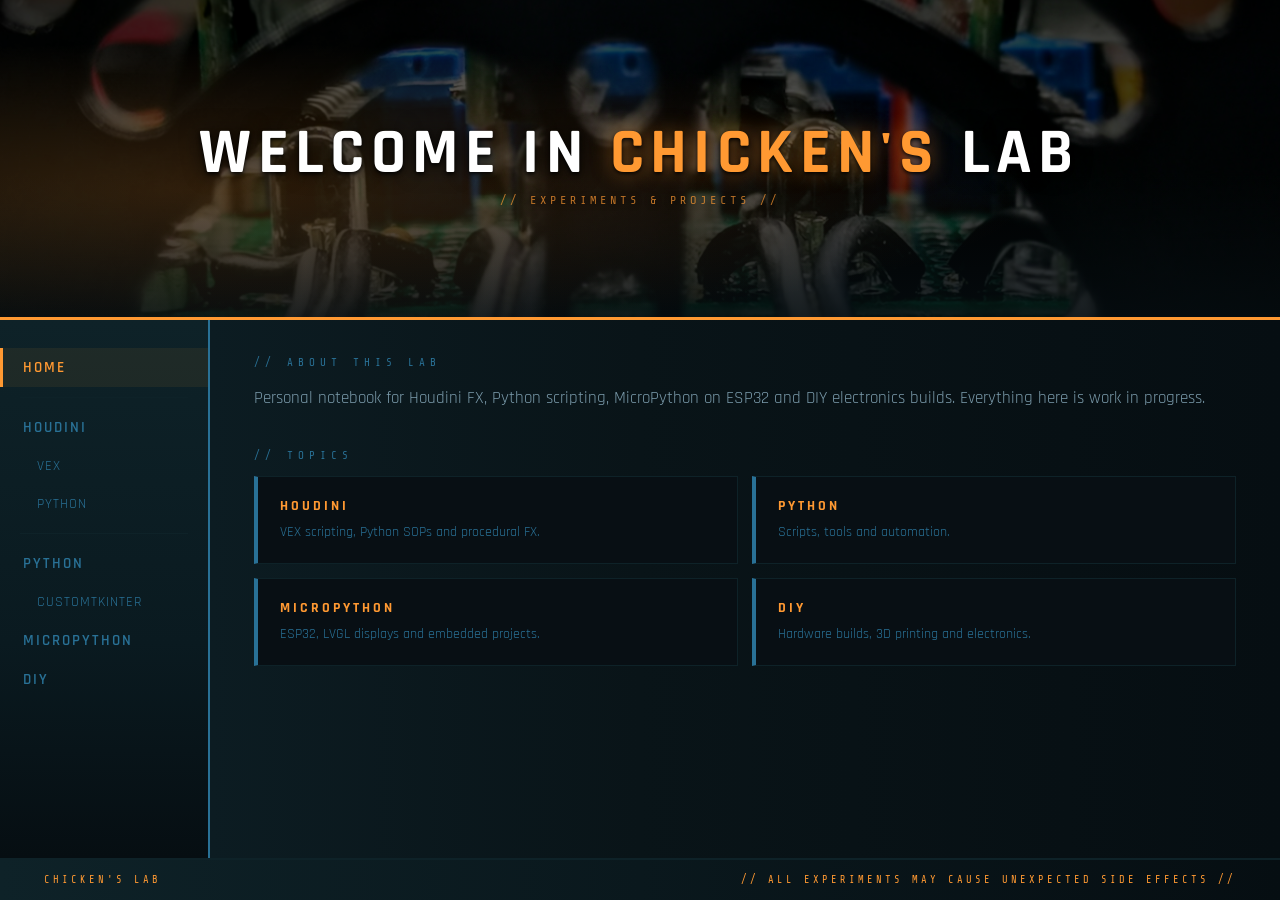
<file: index.html>
<!DOCTYPE html>
<html lang="en">
<head>
    <meta charset="UTF-8">
    <meta name="viewport" content="width=device-width, initial-scale=1.0">
    <title>Chicken's Lab</title>
    <link href="https://fonts.googleapis.com/css2?family=Rajdhani:wght@400;600;700&family=Share+Tech+Mono&display=swap" rel="stylesheet">
    <link rel="stylesheet" href="style.css">
</head>
<body>

    <!-- ============================================================
         HEADER
         - Your photo goes in:  pict/web_pict_01.png
         - Change the title text between the h1 tags
    ============================================================ -->
    <header>
        <img
            src="pict/web_pict_01.png"
            alt="Lab header"
            onerror="this.style.display='none'"
        >
        <div class="header-text">
            <h1>Welcome in <span>Chicken's</span> Lab</h1>
            <p>// experiments &amp; projects //</p>
        </div>
    </header>


    <!-- ============================================================
         PAGE  (sidebar + content)
    ============================================================ -->
    <div class="page">


        <!-- --------------------------------------------------------
             SIDEBAR NAVIGATION
             - class="active"  marks the current page
             - class="sub"     makes a link indented (submenu)
        -------------------------------------------------------- -->
        <nav>
            <a href="index.html" class="active">Home</a>

            <div class="divider"></div>

            <a href="houdini.html">Houdini</a>
            <a href="houdini-vex.html" class="sub">VEX</a>
            <a href="houdini-python.html" class="sub">Python</a>

            <div class="divider"></div>

            <a href="python.html">Python</a>
            <a href="python-customTkinter.html" class="sub">CustomTkinter</a>

            <a href="micropython.html">MicroPython</a>
            <a href="diy.html">DIY</a>
        </nav>


        <!-- --------------------------------------------------------
             MAIN CONTENT
             Edit the text between the tags below
        -------------------------------------------------------- -->
        <main>

            <h2>// About This Lab</h2>

            <p>
                Personal notebook for Houdini FX, Python scripting,
                MicroPython on ESP32 and DIY electronics builds.
                Everything here is work in progress.
            </p>


            <h2>// Topics</h2>

            <!-- Cards linking to each section -->
            <div class="cards">

                <a href="houdini.html" class="card">
                    <h3>Houdini</h3>
                    <p>VEX scripting, Python SOPs and procedural FX.</p>
                </a>

                <a href="python.html" class="card">
                    <h3>Python</h3>
                    <p>Scripts, tools and automation.</p>
                </a>

                <a href="micropython.html" class="card">
                    <h3>MicroPython</h3>
                    <p>ESP32, LVGL displays and embedded projects.</p>
                </a>

                <a href="diy.html" class="card">
                    <h3>DIY</h3>
                    <p>Hardware builds, 3D printing and electronics.</p>
                </a>

            </div>

        </main>

    </div>


    <!-- ============================================================
         FOOTER  —  edit the text here
    ============================================================ -->
    <footer>
        <span>Chicken's Lab</span>
        <span>// all experiments may cause unexpected side effects //</span>
    </footer>

</body>
</html>
</file>
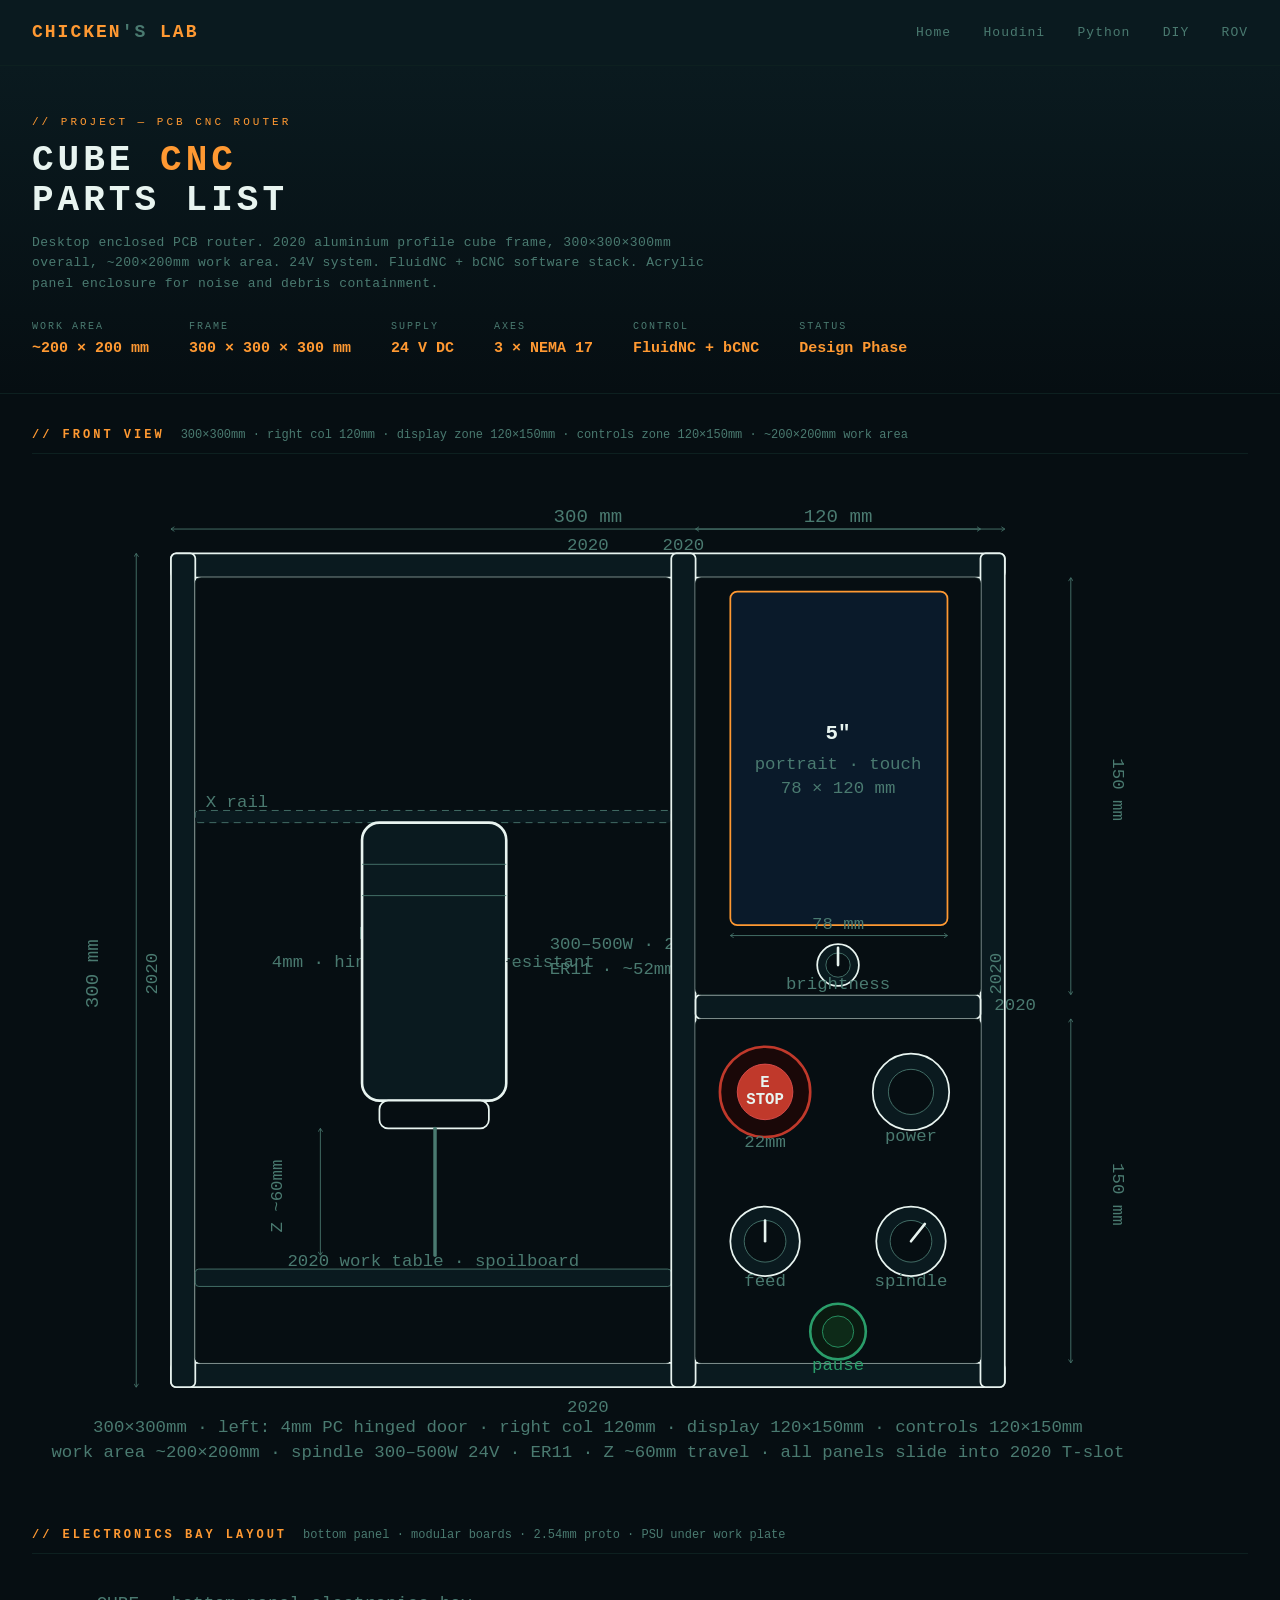
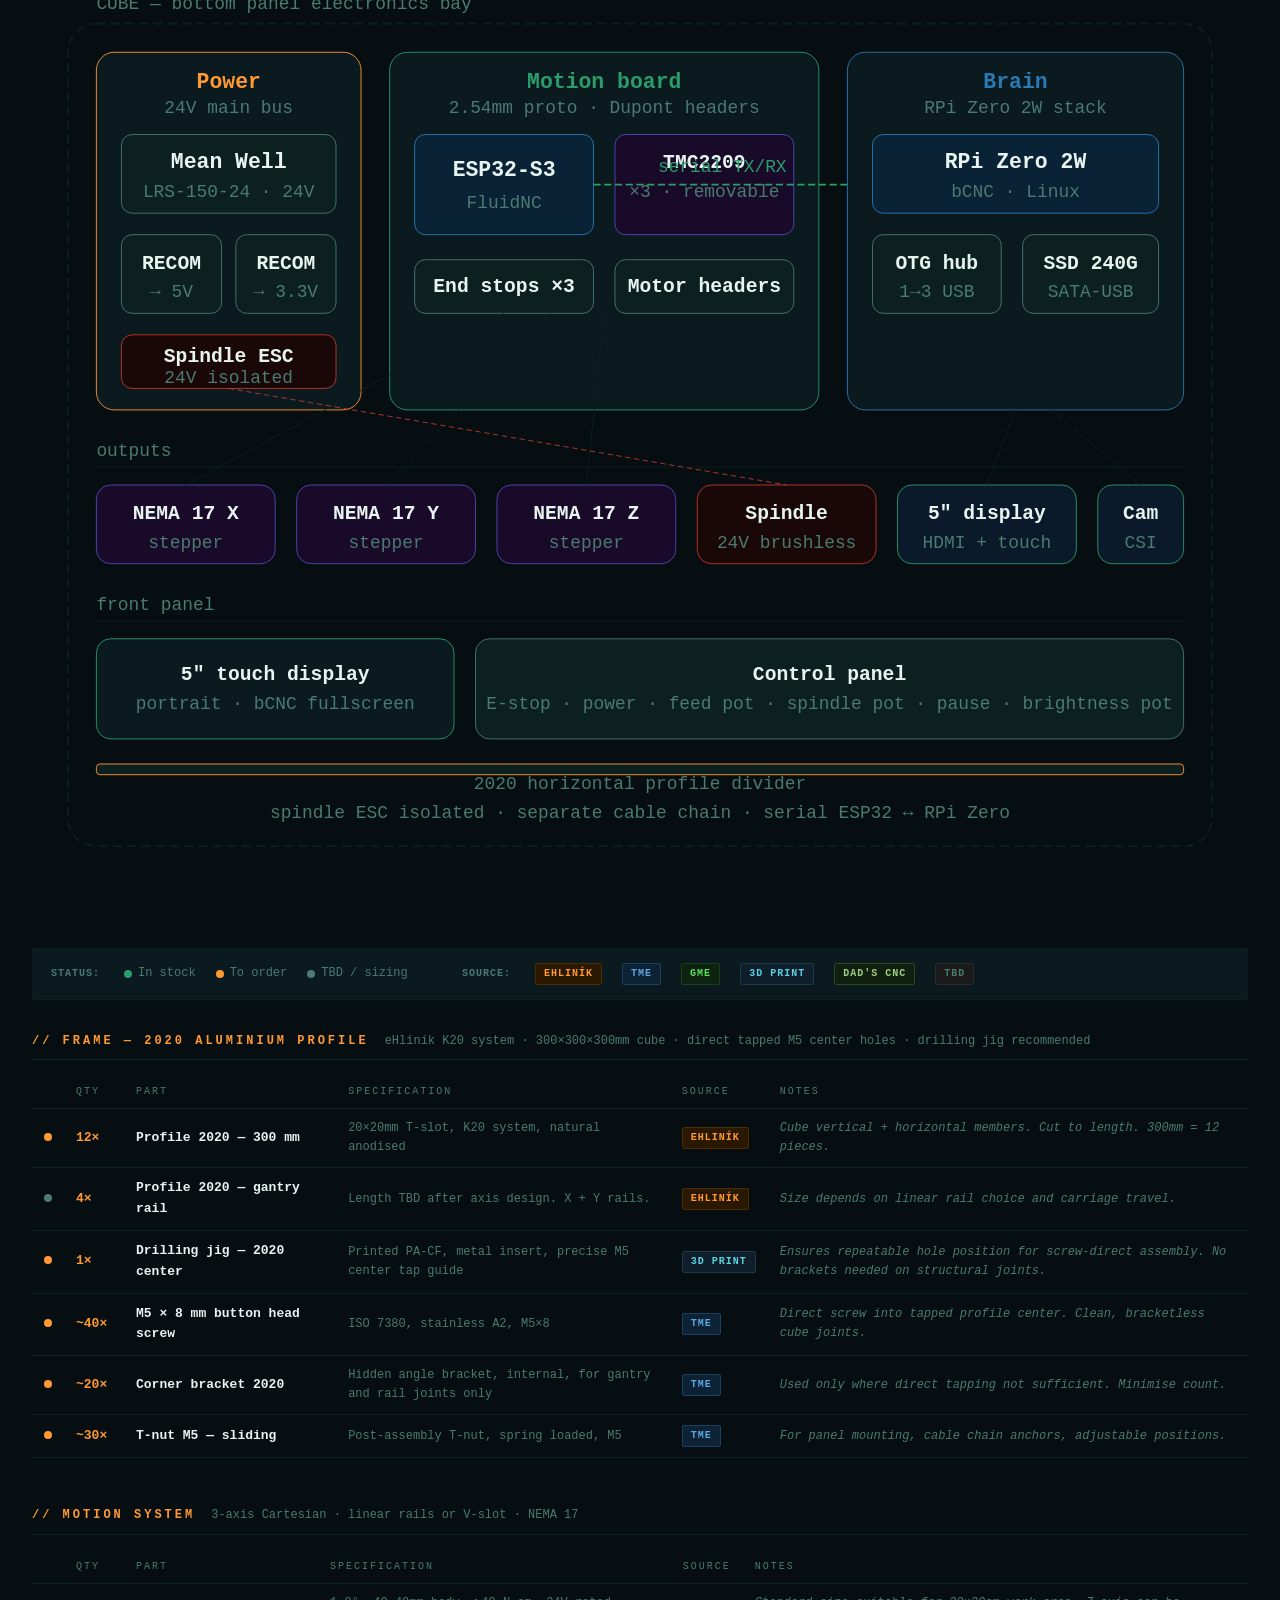
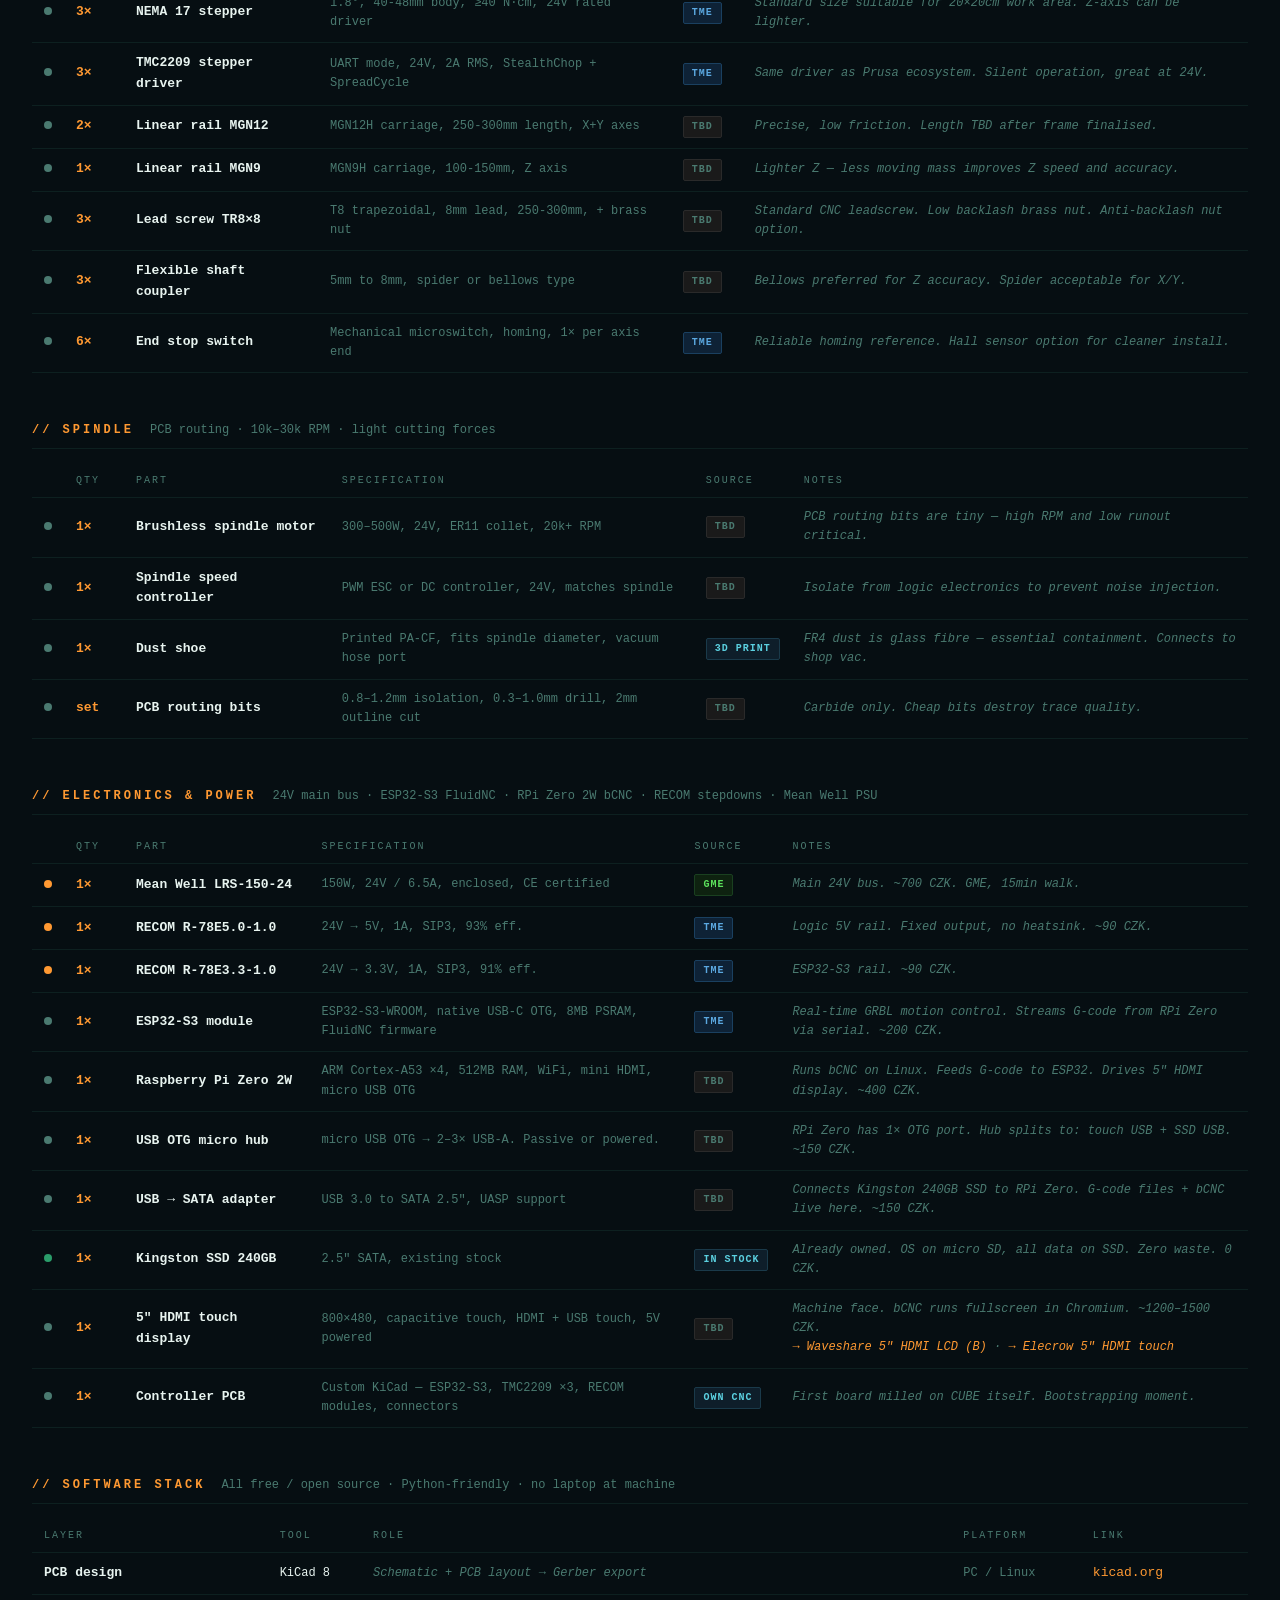
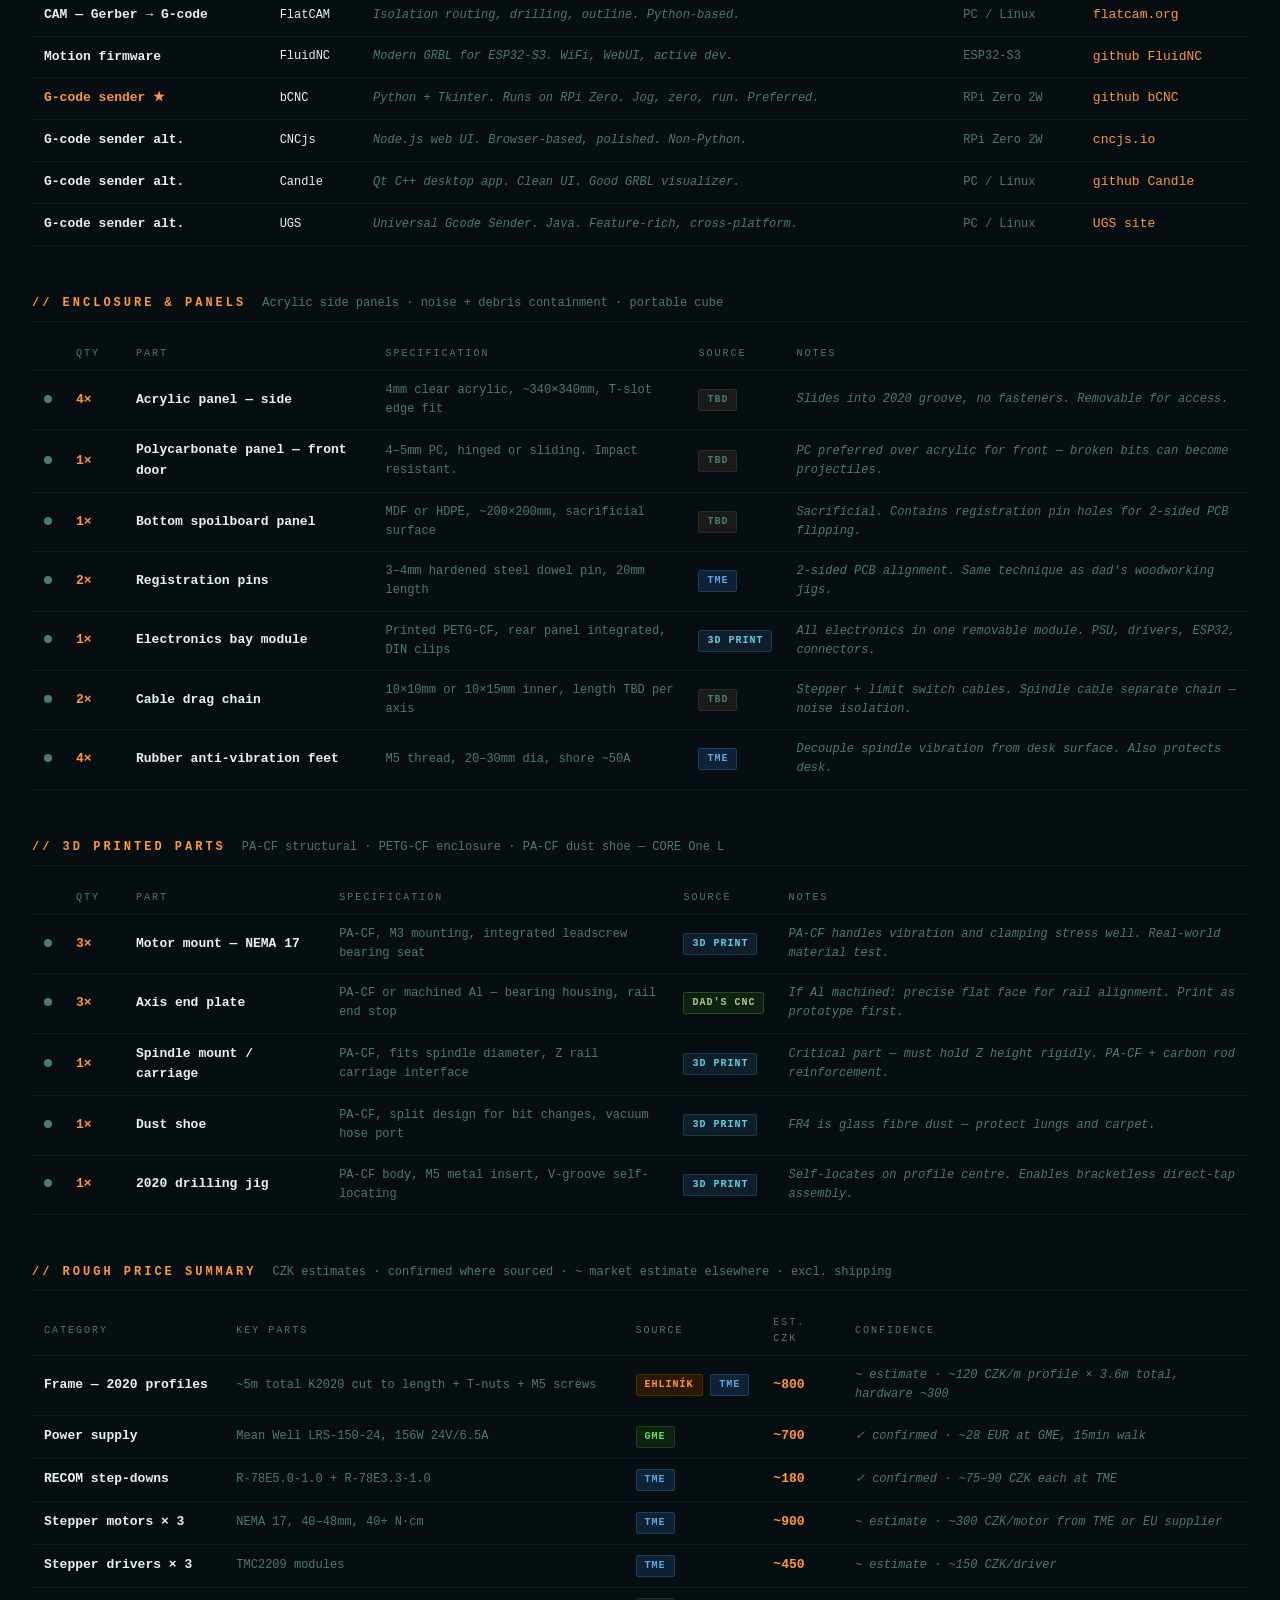
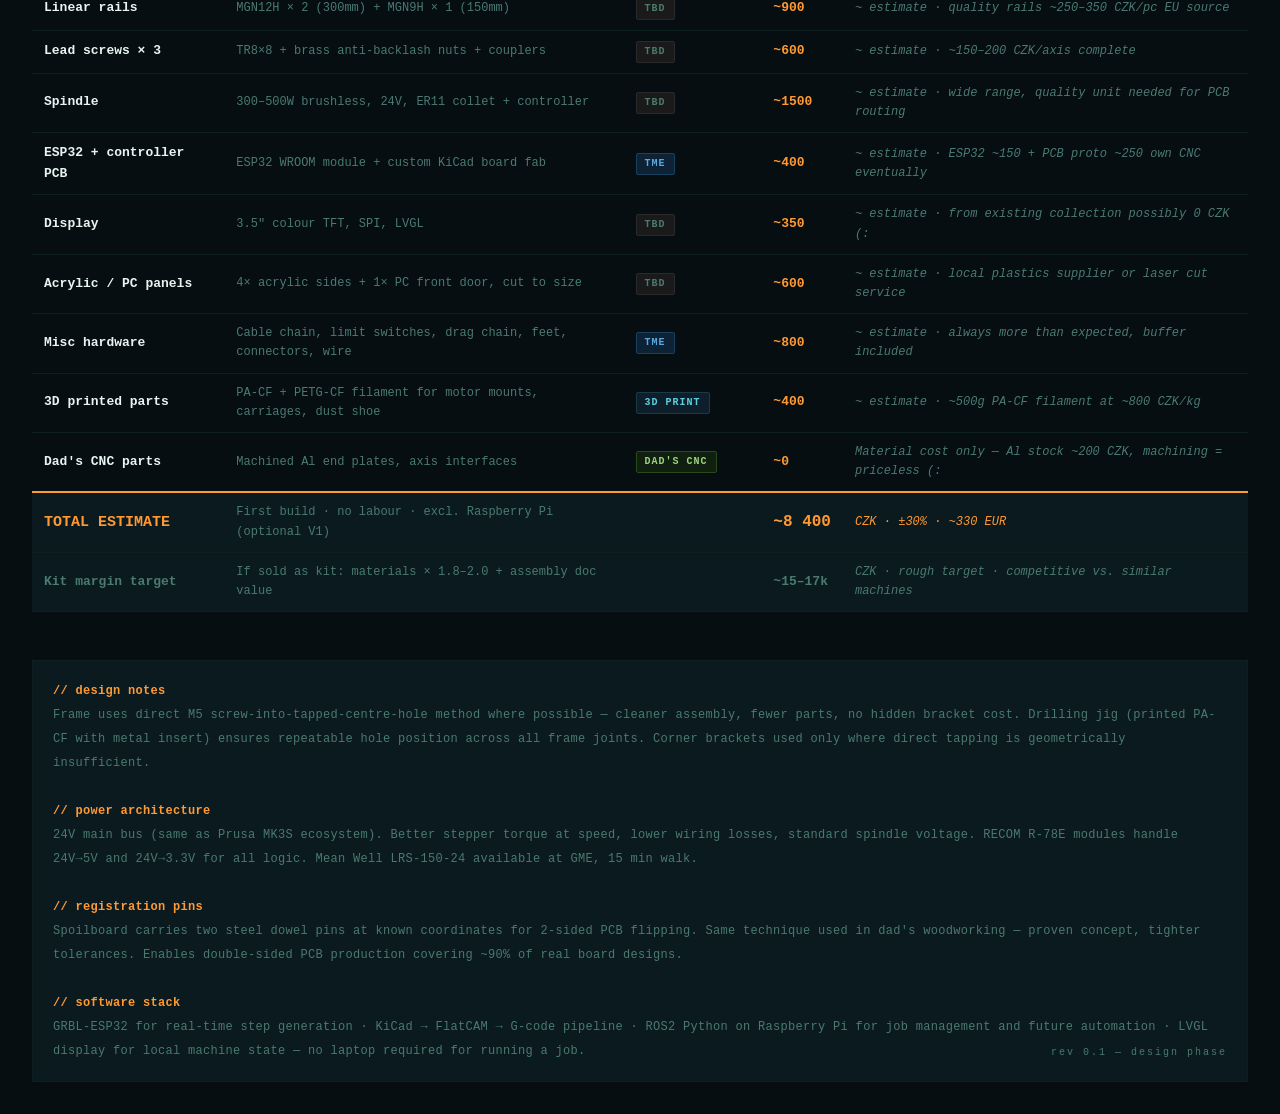
<file: cnc_pcb_parts.html>
<!DOCTYPE html>
<html lang="en">
<head>
<meta charset="UTF-8">
<meta name="viewport" content="width=device-width, initial-scale=1.0">
<title>CUBE CNC — Parts List | Chicken's Lab</title>
<style>
  :root {
    --bg:        #060e12;
    --bg2:       #0a1a1f;
    --bg3:       #0d2020;
    --border:    #0d2020;
    --accent:    #FF9932;
    --accent2:   #cc7a28;
    --text:      #e8f4f0;
    --muted:     #4a7a70;
    --green:     #2a9d6a;
    --red:       #c0392b;
    --blue:      #2a7ab5;
  }

  * { margin: 0; padding: 0; box-sizing: border-box; }

  body {
    background: var(--bg);
    color: var(--text);
    font-family: 'Courier New', Courier, monospace;
    font-size: 14px;
    line-height: 1.6;
    min-height: 100vh;
  }

  header {
    border-bottom: 1px solid var(--border);
    padding: 18px 32px;
    display: flex;
    align-items: center;
    justify-content: space-between;
    background: var(--bg2);
  }

  .logo {
    font-size: 18px;
    font-weight: bold;
    letter-spacing: 2px;
    color: var(--accent);
    text-decoration: none;
  }

  .logo span { color: var(--muted); }

  nav a {
    color: var(--muted);
    text-decoration: none;
    margin-left: 24px;
    font-size: 13px;
    letter-spacing: 1px;
    transition: color 0.2s;
  }
  nav a:hover { color: var(--accent); }

  .hero {
    padding: 48px 32px 32px;
    border-bottom: 1px solid var(--border);
    background: linear-gradient(180deg, var(--bg2) 0%, var(--bg) 100%);
  }

  .hero-tag {
    font-size: 11px;
    letter-spacing: 3px;
    color: var(--accent);
    text-transform: uppercase;
    margin-bottom: 10px;
  }

  .hero h1 {
    font-size: 36px;
    letter-spacing: 4px;
    color: var(--text);
    text-transform: uppercase;
    line-height: 1.1;
    margin-bottom: 12px;
  }

  .hero h1 span { color: var(--accent); }

  .hero-sub {
    color: var(--muted);
    font-size: 13px;
    max-width: 680px;
    letter-spacing: 0.5px;
    margin-bottom: 24px;
  }

  .hero-meta {
    display: flex;
    gap: 40px;
    flex-wrap: wrap;
  }

  .hero-meta-item { display: flex; flex-direction: column; gap: 2px; }

  .hero-meta-item .label {
    font-size: 10px;
    letter-spacing: 2px;
    color: var(--muted);
    text-transform: uppercase;
  }

  .hero-meta-item .value {
    font-size: 15px;
    color: var(--accent);
    font-weight: bold;
  }

  main { padding: 32px; max-width: 1300px; }

  .legend {
    display: flex;
    gap: 20px;
    flex-wrap: wrap;
    margin-bottom: 32px;
    padding: 14px 18px;
    border: 1px solid var(--border);
    background: var(--bg2);
    font-size: 12px;
    color: var(--muted);
    align-items: center;
  }

  .legend strong {
    color: var(--muted);
    letter-spacing: 1px;
    font-size: 10px;
    text-transform: uppercase;
    margin-right: 4px;
  }

  .legend-item { display: flex; align-items: center; gap: 6px; }

  .status {
    display: inline-block;
    width: 8px; height: 8px;
    border-radius: 50%;
    flex-shrink: 0;
  }
  .status-have  { background: var(--green); }
  .status-order { background: var(--accent); }
  .status-tbd   { background: var(--muted); }

  .section { margin-bottom: 48px; }

  .section-header {
    display: flex;
    align-items: baseline;
    gap: 16px;
    margin-bottom: 16px;
    padding-bottom: 8px;
    border-bottom: 1px solid var(--border);
  }

  .section-header h2 {
    font-size: 12px;
    letter-spacing: 3px;
    text-transform: uppercase;
    color: var(--accent);
  }

  .section-header .section-note {
    font-size: 12px;
    color: var(--muted);
  }

  table { width: 100%; border-collapse: collapse; font-size: 13px; }

  thead tr { border-bottom: 1px solid var(--border); }

  thead th {
    text-align: left;
    padding: 8px 12px;
    font-size: 10px;
    letter-spacing: 2px;
    text-transform: uppercase;
    color: var(--muted);
    font-weight: normal;
  }

  tbody tr {
    border-bottom: 1px solid var(--border);
    transition: background 0.15s;
  }

  tbody tr:hover { background: var(--bg2); }

  tbody td { padding: 10px 12px; vertical-align: middle; }

  .td-status { width: 24px; text-align: center; }
  .td-qty    { color: var(--accent); font-weight: bold; white-space: nowrap; width: 60px; }
  .td-part   { color: var(--text); font-weight: bold; min-width: 180px; }
  .td-spec   { color: var(--muted); font-size: 12px; }
  .td-source { white-space: nowrap; }
  .td-note   { color: var(--muted); font-size: 12px; font-style: italic; }

  .badge {
    display: inline-block;
    padding: 2px 8px;
    font-size: 10px;
    letter-spacing: 1px;
    text-transform: uppercase;
    border-radius: 2px;
    font-weight: bold;
    white-space: nowrap;
  }

  .badge-tme     { background: #0e2236; color: #5ba8e0; border: 1px solid #1a4060; }
  .badge-gme     { background: #0e2210; color: #5be05b; border: 1px solid #1a4020; }
  .badge-ehlinik { background: #2a1800; color: var(--accent); border: 1px solid #4a2e00; }
  .badge-print   { background: #0e1e2a; color: #5bd0e0; border: 1px solid #1a3a4a; }
  .badge-father  { background: #102010; color: #a0d080; border: 1px solid #2a4a1a; }
  .badge-tbd     { background: #1a1a1a; color: var(--muted); border: 1px solid #2a2a2a; }

  .page-note {
    margin-top: 48px;
    padding: 18px 20px;
    border: 1px solid var(--border);
    background: var(--bg2);
    color: var(--muted);
    font-size: 12px;
    line-height: 2;
    letter-spacing: 0.3px;
  }

  .page-note strong { color: var(--accent); }

  .rev-tag {
    float: right;
    font-size: 10px;
    letter-spacing: 2px;
    color: var(--muted);
    margin-top: 4px;
  }

  @media (max-width: 768px) {
    header { flex-direction: column; gap: 12px; }
    .hero { padding: 28px 16px; }
    main  { padding: 16px; }
    .hero h1 { font-size: 24px; }
    .td-spec, .td-note { display: none; }
  }
</style>
</head>
<body>

<header>
  <a href="#" class="logo">CHICKEN<span>'S</span> LAB</a>
  <nav>
    <a href="#">Home</a>
    <a href="#">Houdini</a>
    <a href="#">Python</a>
    <a href="#">DIY</a>
    <a href="#">ROV</a>
  </nav>
</header>

<div class="hero">
  <div class="hero-tag">// project — pcb cnc router</div>
  <h1>CUBE <span>CNC</span><br>Parts List</h1>
  <p class="hero-sub">
    Desktop enclosed PCB router. 2020 aluminium profile cube frame, 300×300×300mm overall,
    ~200×200mm work area. 24V system. FluidNC + bCNC software stack.
    Acrylic panel enclosure for noise and debris containment.
  </p>
  <div class="hero-meta">
    <div class="hero-meta-item">
      <span class="label">Work Area</span>
      <span class="value">~200 × 200 mm</span>
    </div>
    <div class="hero-meta-item">
      <span class="label">Frame</span>
      <span class="value">300 × 300 × 300 mm</span>
    </div>
    <div class="hero-meta-item">
      <span class="label">Supply</span>
      <span class="value">24 V DC</span>
    </div>
    <div class="hero-meta-item">
      <span class="label">Axes</span>
      <span class="value">3 × NEMA 17</span>
    </div>
    <div class="hero-meta-item">
      <span class="label">Control</span>
      <span class="value">FluidNC + bCNC</span>
    </div>
    <div class="hero-meta-item">
      <span class="label">Status</span>
      <span class="value">Design Phase</span>
    </div>
  </div>
</div>

<main>

  <!-- ── SKETCHES ── -->
  <div class="section">
    <div class="section-header">
      <h2>// Front View</h2>
      <span class="section-note">300×300mm · right col 120mm · display zone 120×150mm · controls zone 120×150mm · ~200×200mm work area</span>
    </div>
    <svg width="100%" viewBox="0 0 700 580" style="display:block;margin-bottom:8px">
      <!-- scale: 300mm=480px, 1mm=1.6px
           outer frame: x=80..560, y=48..528
           vertical divider at x=368 (left=288px=180mm, right col=192px=120mm)
           display zone: y=62..302 (240px=150mm)
           horiz divider: y=302..316
           controls zone: y=316..514 (198px≈124mm)
           display bezel 78mm=125px centred in 164px col → x=402..527
           display height 120mm=192px → y=70..262, brightness pot y=262..302 -->

      <!-- DIMS top -->
      <line x1="80" y1="34" x2="560" y2="34" stroke="#4a7a70" stroke-width="0.5" marker-start="url(#da)" marker-end="url(#da)"/>
      <defs><marker id="da" viewBox="0 0 10 10" refX="8" refY="5" markerWidth="6" markerHeight="6" orient="auto-start-reverse"><path d="M2 1L8 5L2 9" fill="none" stroke="#4a7a70" stroke-width="1.5" stroke-linecap="round" stroke-linejoin="round"/></marker></defs>
      <text font-family="Courier New" font-size="11" fill="#4a7a70" x="320" y="30" text-anchor="middle">300 mm</text>
      <!-- DIMS left -->
      <line x1="60" y1="48" x2="60" y2="528" stroke="#4a7a70" stroke-width="0.5" marker-start="url(#da)" marker-end="url(#da)"/>
      <text font-family="Courier New" font-size="11" fill="#4a7a70" x="38" y="290" text-anchor="middle" transform="rotate(-90,38,290)">300 mm</text>

      <!-- OUTER FRAME 2020 -->
      <rect x="80"  y="48"  width="480" height="14" rx="3" fill="#0a1a1f" stroke="#e8f4f0" stroke-width="1"/>
      <rect x="80"  y="514" width="480" height="14" rx="3" fill="#0a1a1f" stroke="#e8f4f0" stroke-width="1"/>
      <rect x="80"  y="48"  width="14"  height="480" rx="3" fill="#0a1a1f" stroke="#e8f4f0" stroke-width="1"/>
      <rect x="546" y="48"  width="14"  height="480" rx="3" fill="#0a1a1f" stroke="#e8f4f0" stroke-width="1"/>
      <text font-family="Courier New" font-size="10" fill="#4a7a70" x="320" y="46"  text-anchor="middle">2020</text>
      <text font-family="Courier New" font-size="10" fill="#4a7a70" x="320" y="542" text-anchor="middle">2020</text>
      <text font-family="Courier New" font-size="10" fill="#4a7a70" x="72"  y="290" text-anchor="middle" transform="rotate(-90,72,290)">2020</text>
      <text font-family="Courier New" font-size="10" fill="#4a7a70" x="558" y="290" text-anchor="middle" transform="rotate(-90,558,290)">2020</text>

      <!-- LEFT AREA — PC door -->
      <rect x="94" y="62" width="274" height="452" rx="3" fill="#060e12" stroke="#0d2020" stroke-width="0.5"/>
      <text font-family="Courier New" font-size="11" fill="#4a7a70" x="231" y="270" text-anchor="middle">PC front door</text>
      <text font-family="Courier New" font-size="10" fill="#4a7a70" x="231" y="286" text-anchor="middle">4mm · hinged · impact resistant</text>

      <!-- work table -->
      <rect x="94" y="460" width="274" height="10" rx="2" fill="#0a1a1f" stroke="#4a7a70" stroke-width="0.5"/>
      <text font-family="Courier New" font-size="10" fill="#4a7a70" x="231" y="458" text-anchor="middle">2020 work table · spoilboard</text>

      <!-- X rail dashed -->
      <rect x="94" y="196" width="274" height="7" rx="2" fill="#0a1a1f" stroke="#4a7a70" stroke-width="0.5" stroke-dasharray="4 3"/>
      <text font-family="Courier New" font-size="10" fill="#4a7a70" x="100" y="194">X rail</text>

      <!-- spindle 52mm=83px wide, 100mm=160px tall -->
      <rect x="190" y="203" width="83" height="160" rx="10" fill="#0a1a1f" stroke="#e8f4f0" stroke-width="1.5"/>
      <line x1="190" y1="227" x2="273" y2="227" stroke="#4a7a70" stroke-width="0.5"/>
      <line x1="190" y1="245" x2="273" y2="245" stroke="#4a7a70" stroke-width="0.5"/>
      <!-- ER11 -->
      <rect x="200" y="363" width="63" height="16" rx="5" fill="#060e12" stroke="#e8f4f0" stroke-width="1"/>
      <!-- bit -->
      <line x1="232" y1="379" x2="232" y2="452" stroke="#4a7a70" stroke-width="2" stroke-linecap="round"/>
      <!-- spindle label -->
      <line x1="273" y1="283" x2="296" y2="283" stroke="#0d2020" stroke-width="0.5" stroke-dasharray="2 2"/>
      <text font-family="Courier New" font-size="10" fill="#4a7a70" x="298" y="276">300–500W · 24V</text>
      <text font-family="Courier New" font-size="10" fill="#4a7a70" x="298" y="290">ER11 · ~52mm dia</text>
      <!-- Z dim -->
      <line x1="166" y1="379" x2="166" y2="452" stroke="#4a7a70" stroke-width="0.5" marker-start="url(#da)" marker-end="url(#da)"/>
      <text font-family="Courier New" font-size="10" fill="#4a7a70" x="144" y="418" text-anchor="middle" transform="rotate(-90,144,418)">Z ~60mm</text>

      <!-- VERTICAL 2020 DIVIDER at x=368 -->
      <rect x="368" y="48" width="14" height="480" rx="3" fill="#0a1a1f" stroke="#e8f4f0" stroke-width="1"/>
      <text font-family="Courier New" font-size="10" fill="#4a7a70" x="375" y="46" text-anchor="middle">2020</text>

      <!-- right col width dim -->
      <line x1="382" y1="34" x2="546" y2="34" stroke="#4a7a70" stroke-width="0.5" marker-start="url(#da)" marker-end="url(#da)"/>
      <text font-family="Courier New" font-size="11" fill="#4a7a70" x="464" y="30" text-anchor="middle">120 mm</text>

      <!-- HORIZONTAL 2020 DIVIDER at y=302 (150mm=240px from y=62) -->
      <rect x="382" y="302" width="164" height="14" rx="3" fill="#0a1a1f" stroke="#e8f4f0" stroke-width="1"/>
      <text font-family="Courier New" font-size="10" fill="#4a7a70" x="554" y="311" text-anchor="start">2020</text>

      <!-- display zone height dim 150mm -->
      <line x1="598" y1="62" x2="598" y2="302" stroke="#4a7a70" stroke-width="0.5" marker-start="url(#da)" marker-end="url(#da)"/>
      <text font-family="Courier New" font-size="10" fill="#4a7a70" x="622" y="184" text-anchor="middle" transform="rotate(90,622,184)">150 mm</text>

      <!-- controls zone height dim 150mm -->
      <line x1="598" y1="316" x2="598" y2="514" stroke="#4a7a70" stroke-width="0.5" marker-start="url(#da)" marker-end="url(#da)"/>
      <text font-family="Courier New" font-size="10" fill="#4a7a70" x="622" y="417" text-anchor="middle" transform="rotate(90,622,417)">150 mm</text>

      <!-- DISPLAY ZONE 120×150mm -->
      <rect x="382" y="62" width="164" height="240" rx="3" fill="#060e12" stroke="#0d2020" stroke-width="0.5"/>

      <!-- 5" display bezel 78mm=125px wide, 120mm=192px tall centred in 164px col
           margin=(164-125)/2=20px → x=402..527, y=70..262 -->
      <rect x="402" y="70" width="125" height="192" rx="4" fill="#0a1a2a" stroke="#FF9932" stroke-width="1"/>
      <text font-family="Courier New" font-size="12" font-weight="bold" fill="#e8f4f0" x="464" y="155" text-anchor="middle">5"</text>
      <text font-family="Courier New" font-size="10" fill="#4a7a70" x="464" y="172" text-anchor="middle">portrait · touch</text>
      <text font-family="Courier New" font-size="10" fill="#4a7a70" x="464" y="186" text-anchor="middle">78 × 120 mm</text>

      <!-- display width dim -->
      <line x1="402" y1="268" x2="527" y2="268" stroke="#4a7a70" stroke-width="0.5" marker-start="url(#da)" marker-end="url(#da)"/>
      <text font-family="Courier New" font-size="10" fill="#4a7a70" x="464" y="264" text-anchor="middle">78 mm</text>

      <!-- brightness pot centred below display above divider y=262..302 -->
      <circle cx="464" cy="285" r="12" fill="#0a1a1f" stroke="#e8f4f0" stroke-width="1"/>
      <circle cx="464" cy="285" r="7"  fill="#060e12" stroke="#4a7a70" stroke-width="0.5"/>
      <line x1="464" y1="285" x2="464" y2="275" stroke="#e8f4f0" stroke-width="1.5" stroke-linecap="round"/>
      <text font-family="Courier New" font-size="10" fill="#4a7a70" x="464" y="299" text-anchor="middle">brightness</text>

      <!-- CONTROLS ZONE 120×150mm -->
      <rect x="382" y="316" width="164" height="198" rx="3" fill="#060e12" stroke="#0d2020" stroke-width="0.5"/>

      <!-- 2×2 grid + pause centre
           col: x=422, x=506  row1: y=358  row2: y=432  pause: y=492 -->

      <!-- E-stop 22mm row1 left -->
      <circle cx="422" cy="358" r="26" fill="#1a0808" stroke="#c0392b" stroke-width="1.5"/>
      <circle cx="422" cy="358" r="16" fill="#c0392b" stroke="#e05050" stroke-width="0.5"/>
      <text font-family="Courier New" font-size="9" font-weight="bold" fill="#e8f4f0" x="422" y="355" text-anchor="middle">E</text>
      <text font-family="Courier New" font-size="9" font-weight="bold" fill="#e8f4f0" x="422" y="365" text-anchor="middle">STOP</text>
      <text font-family="Courier New" font-size="10" fill="#4a7a70" x="422" y="390" text-anchor="middle">22mm</text>

      <!-- power row1 right -->
      <circle cx="506" cy="358" r="22" fill="#0a1a1f" stroke="#e8f4f0" stroke-width="1"/>
      <circle cx="506" cy="358" r="13" fill="#060e12" stroke="#4a7a70" stroke-width="0.5"/>
      <text font-family="Courier New" font-size="10" fill="#4a7a70" x="506" y="386" text-anchor="middle">power</text>

      <!-- feed pot row2 left -->
      <circle cx="422" cy="444" r="20" fill="#0a1a1f" stroke="#e8f4f0" stroke-width="1"/>
      <circle cx="422" cy="444" r="12" fill="#060e12" stroke="#4a7a70" stroke-width="0.5"/>
      <line x1="422" y1="444" x2="422" y2="432" stroke="#e8f4f0" stroke-width="1.5" stroke-linecap="round"/>
      <text font-family="Courier New" font-size="10" fill="#4a7a70" x="422" y="470" text-anchor="middle">feed</text>

      <!-- spindle pot row2 right -->
      <circle cx="506" cy="444" r="20" fill="#0a1a1f" stroke="#e8f4f0" stroke-width="1"/>
      <circle cx="506" cy="444" r="12" fill="#060e12" stroke="#4a7a70" stroke-width="0.5"/>
      <line x1="506" y1="444" x2="514" y2="434" stroke="#e8f4f0" stroke-width="1.5" stroke-linecap="round"/>
      <text font-family="Courier New" font-size="10" fill="#4a7a70" x="506" y="470" text-anchor="middle">spindle</text>

      <!-- pause illuminated centred bottom -->
      <circle cx="464" cy="496" r="16" fill="#0a1a10" stroke="#2a9d6a" stroke-width="1.5"/>
      <circle cx="464" cy="496" r="9"  fill="#0d2a18" stroke="#2a9d6a" stroke-width="0.5"/>
      <text font-family="Courier New" font-size="10" fill="#2a9d6a" x="464" y="518" text-anchor="middle">pause</text>

      <!-- NOTES -->
      <text font-family="Courier New" font-size="10" fill="#4a7a70" x="320" y="554" text-anchor="middle">300×300mm · left: 4mm PC hinged door · right col 120mm · display 120×150mm · controls 120×150mm</text>
      <text font-family="Courier New" font-size="10" fill="#4a7a70" x="320" y="568" text-anchor="middle">work area ~200×200mm · spindle 300–500W 24V · ER11 · Z ~60mm travel · all panels slide into 2020 T-slot</text>
    </svg>
  </div>

  <!-- ── ELECTRONICS LAYOUT ── -->
  <div class="section">
    <div class="section-header">
      <h2>// Electronics Bay Layout</h2>
      <span class="section-note">bottom panel · modular boards · 2.54mm proto · PSU under work plate</span>
    </div>
    <svg width="100%" viewBox="0 0 680 520" style="display:block;margin-bottom:8px">
      <!-- OUTER: bottom panel container -->
      <rect x="20" y="30" width="640" height="460" rx="16" fill="none" stroke="#0d2020" stroke-width="1" stroke-dasharray="5 3"/>
      <text font-family="Courier New" font-size="10" fill="#4a7a70" x="36" y="22">CUBE — bottom panel electronics bay</text>
      <!-- LEFT ZONE: Power -->
      <rect x="36" y="46" width="148" height="200" rx="10" fill="#0a1a1f" stroke="#FF9932" stroke-width="0.5"/>
      <text font-family="Courier New" font-size="12" font-weight="bold" fill="#FF9932" x="110" y="66" text-anchor="middle">Power</text>
      <text font-family="Courier New" font-size="10" fill="#4a7a70" x="110" y="80" text-anchor="middle">24V main bus</text>
      <!-- Mean Well -->
      <rect x="50" y="92" width="120" height="44" rx="6" fill="#0d2020" stroke="#4a7a70" stroke-width="0.5"/>
      <text font-family="Courier New" font-size="12" font-weight="bold" fill="#e8f4f0" x="110" y="111" text-anchor="middle">Mean Well</text>
      <text font-family="Courier New" font-size="10" fill="#4a7a70" x="110" y="127" text-anchor="middle">LRS-150-24 · 24V</text>
      <!-- RECOM x2 -->
      <rect x="50" y="148" width="56" height="44" rx="6" fill="#0d2020" stroke="#4a7a70" stroke-width="0.5"/>
      <text font-family="Courier New" font-size="11" font-weight="bold" fill="#e8f4f0" x="78" y="167" text-anchor="middle">RECOM</text>
      <text font-family="Courier New" font-size="10" fill="#4a7a70" x="78" y="183" text-anchor="middle">→ 5V</text>
      <rect x="114" y="148" width="56" height="44" rx="6" fill="#0d2020" stroke="#4a7a70" stroke-width="0.5"/>
      <text font-family="Courier New" font-size="11" font-weight="bold" fill="#e8f4f0" x="142" y="167" text-anchor="middle">RECOM</text>
      <text font-family="Courier New" font-size="10" fill="#4a7a70" x="142" y="183" text-anchor="middle">→ 3.3V</text>
      <!-- Spindle ESC -->
      <rect x="50" y="204" width="120" height="30" rx="6" fill="#1a0808" stroke="#c0392b" stroke-width="0.5"/>
      <text font-family="Courier New" font-size="11" font-weight="bold" fill="#e8f4f0" x="110" y="219" text-anchor="middle">Spindle ESC</text>
      <text font-family="Courier New" font-size="10" fill="#4a7a70" x="110" y="231" text-anchor="middle">24V isolated</text>
      <!-- CENTRE: Motion board -->
      <rect x="200" y="46" width="240" height="200" rx="10" fill="#0a1a1f" stroke="#2a9d6a" stroke-width="0.5"/>
      <text font-family="Courier New" font-size="12" font-weight="bold" fill="#2a9d6a" x="320" y="66" text-anchor="middle">Motion board</text>
      <text font-family="Courier New" font-size="10" fill="#4a7a70" x="320" y="80" text-anchor="middle">2.54mm proto · Dupont headers</text>
      <!-- ESP32-S3 -->
      <rect x="214" y="92" width="100" height="56" rx="6" fill="#0a2236" stroke="#2a7ab5" stroke-width="0.5"/>
      <text font-family="Courier New" font-size="12" font-weight="bold" fill="#e8f4f0" x="264" y="115" text-anchor="middle">ESP32-S3</text>
      <text font-family="Courier New" font-size="10" fill="#4a7a70" x="264" y="133" text-anchor="middle">FluidNC</text>
      <!-- TMC2209 stack -->
      <rect x="326" y="92" width="100" height="56" rx="6" fill="#1a0a2a" stroke="#534AB7" stroke-width="0.5"/>
      <text font-family="Courier New" font-size="11" font-weight="bold" fill="#e8f4f0" x="376" y="111" text-anchor="middle">TMC2209</text>
      <text font-family="Courier New" font-size="10" fill="#4a7a70" x="376" y="127" text-anchor="middle">×3 · removable</text>
      <!-- End stops -->
      <rect x="214" y="162" width="100" height="30" rx="6" fill="#0d2020" stroke="#4a7a70" stroke-width="0.5"/>
      <text font-family="Courier New" font-size="11" font-weight="bold" fill="#e8f4f0" x="264" y="180" text-anchor="middle">End stops ×3</text>
      <!-- Motor headers -->
      <rect x="326" y="162" width="100" height="30" rx="6" fill="#0d2020" stroke="#4a7a70" stroke-width="0.5"/>
      <text font-family="Courier New" font-size="11" font-weight="bold" fill="#e8f4f0" x="376" y="180" text-anchor="middle">Motor headers</text>
      <!-- Serial line ESP → RPi -->
      <line x1="314" y1="120" x2="458" y2="120" stroke="#2a9d6a" stroke-width="1" stroke-dasharray="4 2" fill="none"/>
      <polygon points="458,116 466,120 458,124" fill="#2a9d6a"/>
      <text font-family="Courier New" font-size="10" fill="#2a9d6a" x="386" y="113" text-anchor="middle">serial TX/RX</text>
      <!-- RIGHT ZONE: Brain -->
      <rect x="456" y="46" width="188" height="200" rx="10" fill="#0a1a1f" stroke="#2a7ab5" stroke-width="0.5"/>
      <text font-family="Courier New" font-size="12" font-weight="bold" fill="#2a7ab5" x="550" y="66" text-anchor="middle">Brain</text>
      <text font-family="Courier New" font-size="10" fill="#4a7a70" x="550" y="80" text-anchor="middle">RPi Zero 2W stack</text>
      <!-- RPi Zero -->
      <rect x="470" y="92" width="160" height="44" rx="6" fill="#0a2236" stroke="#2a7ab5" stroke-width="0.5"/>
      <text font-family="Courier New" font-size="12" font-weight="bold" fill="#e8f4f0" x="550" y="111" text-anchor="middle">RPi Zero 2W</text>
      <text font-family="Courier New" font-size="10" fill="#4a7a70" x="550" y="127" text-anchor="middle">bCNC · Linux</text>
      <!-- OTG hub -->
      <rect x="470" y="148" width="72" height="44" rx="6" fill="#0d2020" stroke="#4a7a70" stroke-width="0.5"/>
      <text font-family="Courier New" font-size="11" font-weight="bold" fill="#e8f4f0" x="506" y="167" text-anchor="middle">OTG hub</text>
      <text font-family="Courier New" font-size="10" fill="#4a7a70" x="506" y="183" text-anchor="middle">1→3 USB</text>
      <!-- SSD -->
      <rect x="554" y="148" width="76" height="44" rx="6" fill="#0d2020" stroke="#4a7a70" stroke-width="0.5"/>
      <text font-family="Courier New" font-size="11" font-weight="bold" fill="#e8f4f0" x="592" y="167" text-anchor="middle">SSD 240G</text>
      <text font-family="Courier New" font-size="10" fill="#4a7a70" x="592" y="183" text-anchor="middle">SATA-USB</text>
      <!-- OUTPUTS label -->
      <text font-family="Courier New" font-size="10" fill="#4a7a70" x="36" y="272">outputs</text>
      <line x1="36" y1="278" x2="644" y2="278" stroke="#0d2020" stroke-width="0.5"/>
      <!-- Motor X -->
      <rect x="36" y="288" width="100" height="44" rx="8" fill="#1a0a2a" stroke="#534AB7" stroke-width="0.5"/>
      <text font-family="Courier New" font-size="11" font-weight="bold" fill="#e8f4f0" x="86" y="307" text-anchor="middle">NEMA 17 X</text>
      <text font-family="Courier New" font-size="10" fill="#4a7a70" x="86" y="323" text-anchor="middle">stepper</text>
      <!-- Motor Y -->
      <rect x="148" y="288" width="100" height="44" rx="8" fill="#1a0a2a" stroke="#534AB7" stroke-width="0.5"/>
      <text font-family="Courier New" font-size="11" font-weight="bold" fill="#e8f4f0" x="198" y="307" text-anchor="middle">NEMA 17 Y</text>
      <text font-family="Courier New" font-size="10" fill="#4a7a70" x="198" y="323" text-anchor="middle">stepper</text>
      <!-- Motor Z -->
      <rect x="260" y="288" width="100" height="44" rx="8" fill="#1a0a2a" stroke="#534AB7" stroke-width="0.5"/>
      <text font-family="Courier New" font-size="11" font-weight="bold" fill="#e8f4f0" x="310" y="307" text-anchor="middle">NEMA 17 Z</text>
      <text font-family="Courier New" font-size="10" fill="#4a7a70" x="310" y="323" text-anchor="middle">stepper</text>
      <!-- Spindle -->
      <rect x="372" y="288" width="100" height="44" rx="8" fill="#1a0808" stroke="#c0392b" stroke-width="0.5"/>
      <text font-family="Courier New" font-size="11" font-weight="bold" fill="#e8f4f0" x="422" y="307" text-anchor="middle">Spindle</text>
      <text font-family="Courier New" font-size="10" fill="#4a7a70" x="422" y="323" text-anchor="middle">24V brushless</text>
      <!-- Display -->
      <rect x="484" y="288" width="100" height="44" rx="8" fill="#0a1a2a" stroke="#2a9d6a" stroke-width="0.5"/>
      <text font-family="Courier New" font-size="11" font-weight="bold" fill="#e8f4f0" x="534" y="307" text-anchor="middle">5" display</text>
      <text font-family="Courier New" font-size="10" fill="#4a7a70" x="534" y="323" text-anchor="middle">HDMI + touch</text>
      <!-- Camera -->
      <rect x="596" y="288" width="48" height="44" rx="8" fill="#0a1a2a" stroke="#2a9d6a" stroke-width="0.5"/>
      <text font-family="Courier New" font-size="11" font-weight="bold" fill="#e8f4f0" x="620" y="307" text-anchor="middle">Cam</text>
      <text font-family="Courier New" font-size="10" fill="#4a7a70" x="620" y="323" text-anchor="middle">CSI</text>
      <!-- Arrows motion → motors -->
      <line x1="264" y1="192" x2="86" y2="288" stroke="#0d2020" stroke-width="0.5" fill="none"/>
      <line x1="290" y1="192" x2="198" y2="288" stroke="#0d2020" stroke-width="0.5" fill="none"/>
      <line x1="320" y1="192" x2="310" y2="288" stroke="#0d2020" stroke-width="0.5" fill="none"/>
      <!-- Spindle ESC → spindle -->
      <line x1="110" y1="234" x2="422" y2="288" stroke="#c0392b" stroke-width="0.5" stroke-dasharray="3 2" fill="none"/>
      <!-- RPi → display/cam -->
      <line x1="550" y1="246" x2="534" y2="288" stroke="#0d2020" stroke-width="0.5" fill="none"/>
      <line x1="570" y1="246" x2="620" y2="288" stroke="#0d2020" stroke-width="0.5" fill="none"/>
      <!-- FRONT PANEL label -->
      <text font-family="Courier New" font-size="10" fill="#4a7a70" x="36" y="358">front panel</text>
      <line x1="36" y1="364" x2="644" y2="364" stroke="#0d2020" stroke-width="0.5"/>
      <!-- Display panel -->
      <rect x="36" y="374" width="200" height="56" rx="8" fill="#0a1a1f" stroke="#2a9d6a" stroke-width="0.5"/>
      <text font-family="Courier New" font-size="11" font-weight="bold" fill="#e8f4f0" x="136" y="397" text-anchor="middle">5" touch display</text>
      <text font-family="Courier New" font-size="10" fill="#4a7a70" x="136" y="413" text-anchor="middle">portrait · bCNC fullscreen</text>
      <!-- Control panel -->
      <rect x="248" y="374" width="396" height="56" rx="8" fill="#0d2020" stroke="#4a7a70" stroke-width="0.5"/>
      <text font-family="Courier New" font-size="11" font-weight="bold" fill="#e8f4f0" x="446" y="397" text-anchor="middle">Control panel</text>
      <text font-family="Courier New" font-size="10" fill="#4a7a70" x="446" y="413" text-anchor="middle">E-stop · power · feed pot · spindle pot · pause · brightness pot</text>
      <!-- Divider profile -->
      <rect x="36" y="444" width="608" height="6" rx="2" fill="#0d2020" stroke="#FF9932" stroke-width="0.5"/>
      <text font-family="Courier New" font-size="10" fill="#4a7a70" x="340" y="458" text-anchor="middle">2020 horizontal profile divider</text>
      <text font-family="Courier New" font-size="10" fill="#4a7a70" x="340" y="474" text-anchor="middle">spindle ESC isolated · separate cable chain · serial ESP32 ↔ RPi Zero</text>
    </svg>
  </div>

  <!-- LEGEND -->
  <div class="legend">
    <strong>Status:</strong>
    <div class="legend-item"><span class="status status-have"></span> In stock</div>
    <div class="legend-item"><span class="status status-order"></span> To order</div>
    <div class="legend-item"><span class="status status-tbd"></span> TBD / sizing</div>
    &nbsp;&nbsp;
    <strong>Source:</strong>
    <span class="badge badge-ehlinik">eHliník</span>
    <span class="badge badge-tme">TME</span>
    <span class="badge badge-gme">GME</span>
    <span class="badge badge-print">3D Print</span>
    <span class="badge badge-father">Dad's CNC</span>
    <span class="badge badge-tbd">TBD</span>
  </div>

  <!-- ── FRAME ── -->
  <div class="section">
    <div class="section-header">
      <h2>// Frame — 2020 Aluminium Profile</h2>
      <span class="section-note">eHliník K20 system · 300×300×300mm cube · direct tapped M5 center holes · drilling jig recommended</span>
    </div>
    <table>
      <thead>
        <tr>
          <th></th>
          <th>Qty</th>
          <th>Part</th>
          <th>Specification</th>
          <th>Source</th>
          <th>Notes</th>
        </tr>
      </thead>
      <tbody>
        <tr>
          <td class="td-status"><span class="status status-order"></span></td>
          <td class="td-qty">12×</td>
          <td class="td-part">Profile 2020 — 300 mm</td>
          <td class="td-spec">20×20mm T-slot, K20 system, natural anodised</td>
          <td class="td-source"><span class="badge badge-ehlinik">eHliník</span></td>
          <td class="td-note">Cube vertical + horizontal members. Cut to length. 300mm = 12 pieces.</td>
        </tr>
        <tr>
          <td class="td-status"><span class="status status-tbd"></span></td>
          <td class="td-qty">4×</td>
          <td class="td-part">Profile 2020 — gantry rail</td>
          <td class="td-spec">Length TBD after axis design. X + Y rails.</td>
          <td class="td-source"><span class="badge badge-ehlinik">eHliník</span></td>
          <td class="td-note">Size depends on linear rail choice and carriage travel.</td>
        </tr>
        <tr>
          <td class="td-status"><span class="status status-order"></span></td>
          <td class="td-qty">1×</td>
          <td class="td-part">Drilling jig — 2020 center</td>
          <td class="td-spec">Printed PA-CF, metal insert, precise M5 center tap guide</td>
          <td class="td-source"><span class="badge badge-print">3D Print</span></td>
          <td class="td-note">Ensures repeatable hole position for screw-direct assembly. No brackets needed on structural joints.</td>
        </tr>
        <tr>
          <td class="td-status"><span class="status status-order"></span></td>
          <td class="td-qty">~40×</td>
          <td class="td-part">M5 × 8 mm button head screw</td>
          <td class="td-spec">ISO 7380, stainless A2, M5×8</td>
          <td class="td-source"><span class="badge badge-tme">TME</span></td>
          <td class="td-note">Direct screw into tapped profile center. Clean, bracketless cube joints.</td>
        </tr>
        <tr>
          <td class="td-status"><span class="status status-order"></span></td>
          <td class="td-qty">~20×</td>
          <td class="td-part">Corner bracket 2020</td>
          <td class="td-spec">Hidden angle bracket, internal, for gantry and rail joints only</td>
          <td class="td-source"><span class="badge badge-tme">TME</span></td>
          <td class="td-note">Used only where direct tapping not sufficient. Minimise count.</td>
        </tr>
        <tr>
          <td class="td-status"><span class="status status-order"></span></td>
          <td class="td-qty">~30×</td>
          <td class="td-part">T-nut M5 — sliding</td>
          <td class="td-spec">Post-assembly T-nut, spring loaded, M5</td>
          <td class="td-source"><span class="badge badge-tme">TME</span></td>
          <td class="td-note">For panel mounting, cable chain anchors, adjustable positions.</td>
        </tr>
      </tbody>
    </table>
  </div>

  <!-- ── MOTION ── -->
  <div class="section">
    <div class="section-header">
      <h2>// Motion System</h2>
      <span class="section-note">3-axis Cartesian · linear rails or V-slot · NEMA 17</span>
    </div>
    <table>
      <thead>
        <tr>
          <th></th>
          <th>Qty</th>
          <th>Part</th>
          <th>Specification</th>
          <th>Source</th>
          <th>Notes</th>
        </tr>
      </thead>
      <tbody>
        <tr>
          <td class="td-status"><span class="status status-tbd"></span></td>
          <td class="td-qty">3×</td>
          <td class="td-part">NEMA 17 stepper</td>
          <td class="td-spec">1.8°, 40-48mm body, ≥40 N·cm, 24V rated driver</td>
          <td class="td-source"><span class="badge badge-tme">TME</span></td>
          <td class="td-note">Standard size suitable for 20×20cm work area. Z-axis can be lighter.</td>
        </tr>
        <tr>
          <td class="td-status"><span class="status status-tbd"></span></td>
          <td class="td-qty">3×</td>
          <td class="td-part">TMC2209 stepper driver</td>
          <td class="td-spec">UART mode, 24V, 2A RMS, StealthChop + SpreadCycle</td>
          <td class="td-source"><span class="badge badge-tme">TME</span></td>
          <td class="td-note">Same driver as Prusa ecosystem. Silent operation, great at 24V.</td>
        </tr>
        <tr>
          <td class="td-status"><span class="status status-tbd"></span></td>
          <td class="td-qty">2×</td>
          <td class="td-part">Linear rail MGN12</td>
          <td class="td-spec">MGN12H carriage, 250-300mm length, X+Y axes</td>
          <td class="td-source"><span class="badge badge-tbd">TBD</span></td>
          <td class="td-note">Precise, low friction. Length TBD after frame finalised.</td>
        </tr>
        <tr>
          <td class="td-status"><span class="status status-tbd"></span></td>
          <td class="td-qty">1×</td>
          <td class="td-part">Linear rail MGN9</td>
          <td class="td-spec">MGN9H carriage, 100-150mm, Z axis</td>
          <td class="td-source"><span class="badge badge-tbd">TBD</span></td>
          <td class="td-note">Lighter Z — less moving mass improves Z speed and accuracy.</td>
        </tr>
        <tr>
          <td class="td-status"><span class="status status-tbd"></span></td>
          <td class="td-qty">3×</td>
          <td class="td-part">Lead screw TR8×8</td>
          <td class="td-spec">T8 trapezoidal, 8mm lead, 250-300mm, + brass nut</td>
          <td class="td-source"><span class="badge badge-tbd">TBD</span></td>
          <td class="td-note">Standard CNC leadscrew. Low backlash brass nut. Anti-backlash nut option.</td>
        </tr>
        <tr>
          <td class="td-status"><span class="status status-tbd"></span></td>
          <td class="td-qty">3×</td>
          <td class="td-part">Flexible shaft coupler</td>
          <td class="td-spec">5mm to 8mm, spider or bellows type</td>
          <td class="td-source"><span class="badge badge-tbd">TBD</span></td>
          <td class="td-note">Bellows preferred for Z accuracy. Spider acceptable for X/Y.</td>
        </tr>
        <tr>
          <td class="td-status"><span class="status status-tbd"></span></td>
          <td class="td-qty">6×</td>
          <td class="td-part">End stop switch</td>
          <td class="td-spec">Mechanical microswitch, homing, 1× per axis end</td>
          <td class="td-source"><span class="badge badge-tme">TME</span></td>
          <td class="td-note">Reliable homing reference. Hall sensor option for cleaner install.</td>
        </tr>
      </tbody>
    </table>
  </div>

  <!-- ── SPINDLE ── -->
  <div class="section">
    <div class="section-header">
      <h2>// Spindle</h2>
      <span class="section-note">PCB routing · 10k–30k RPM · light cutting forces</span>
    </div>
    <table>
      <thead>
        <tr>
          <th></th>
          <th>Qty</th>
          <th>Part</th>
          <th>Specification</th>
          <th>Source</th>
          <th>Notes</th>
        </tr>
      </thead>
      <tbody>
        <tr>
          <td class="td-status"><span class="status status-tbd"></span></td>
          <td class="td-qty">1×</td>
          <td class="td-part">Brushless spindle motor</td>
          <td class="td-spec">300–500W, 24V, ER11 collet, 20k+ RPM</td>
          <td class="td-source"><span class="badge badge-tbd">TBD</span></td>
          <td class="td-note">PCB routing bits are tiny — high RPM and low runout critical.</td>
        </tr>
        <tr>
          <td class="td-status"><span class="status status-tbd"></span></td>
          <td class="td-qty">1×</td>
          <td class="td-part">Spindle speed controller</td>
          <td class="td-spec">PWM ESC or DC controller, 24V, matches spindle</td>
          <td class="td-source"><span class="badge badge-tbd">TBD</span></td>
          <td class="td-note">Isolate from logic electronics to prevent noise injection.</td>
        </tr>
        <tr>
          <td class="td-status"><span class="status status-tbd"></span></td>
          <td class="td-qty">1×</td>
          <td class="td-part">Dust shoe</td>
          <td class="td-spec">Printed PA-CF, fits spindle diameter, vacuum hose port</td>
          <td class="td-source"><span class="badge badge-print">3D Print</span></td>
          <td class="td-note">FR4 dust is glass fibre — essential containment. Connects to shop vac.</td>
        </tr>
        <tr>
          <td class="td-status"><span class="status status-tbd"></span></td>
          <td class="td-qty">set</td>
          <td class="td-part">PCB routing bits</td>
          <td class="td-spec">0.8–1.2mm isolation, 0.3–1.0mm drill, 2mm outline cut</td>
          <td class="td-source"><span class="badge badge-tbd">TBD</span></td>
          <td class="td-note">Carbide only. Cheap bits destroy trace quality.</td>
        </tr>
      </tbody>
    </table>
  </div>

  <!-- ── ELECTRONICS ── -->
  <div class="section">
    <div class="section-header">
      <h2>// Electronics &amp; Power</h2>
      <span class="section-note">24V main bus · ESP32-S3 FluidNC · RPi Zero 2W bCNC · RECOM stepdowns · Mean Well PSU</span>
    </div>
    <table>
      <thead>
        <tr>
          <th></th>
          <th>Qty</th>
          <th>Part</th>
          <th>Specification</th>
          <th>Source</th>
          <th>Notes</th>
        </tr>
      </thead>
      <tbody>
        <tr>
          <td class="td-status"><span class="status status-order"></span></td>
          <td class="td-qty">1×</td>
          <td class="td-part">Mean Well LRS-150-24</td>
          <td class="td-spec">150W, 24V / 6.5A, enclosed, CE certified</td>
          <td class="td-source"><span class="badge badge-gme">GME</span></td>
          <td class="td-note">Main 24V bus. ~700 CZK. GME, 15min walk.</td>
        </tr>
        <tr>
          <td class="td-status"><span class="status status-order"></span></td>
          <td class="td-qty">1×</td>
          <td class="td-part">RECOM R-78E5.0-1.0</td>
          <td class="td-spec">24V → 5V, 1A, SIP3, 93% eff.</td>
          <td class="td-source"><span class="badge badge-tme">TME</span></td>
          <td class="td-note">Logic 5V rail. Fixed output, no heatsink. ~90 CZK.</td>
        </tr>
        <tr>
          <td class="td-status"><span class="status status-order"></span></td>
          <td class="td-qty">1×</td>
          <td class="td-part">RECOM R-78E3.3-1.0</td>
          <td class="td-spec">24V → 3.3V, 1A, SIP3, 91% eff.</td>
          <td class="td-source"><span class="badge badge-tme">TME</span></td>
          <td class="td-note">ESP32-S3 rail. ~90 CZK.</td>
        </tr>
        <tr>
          <td class="td-status"><span class="status status-tbd"></span></td>
          <td class="td-qty">1×</td>
          <td class="td-part">ESP32-S3 module</td>
          <td class="td-spec">ESP32-S3-WROOM, native USB-C OTG, 8MB PSRAM, FluidNC firmware</td>
          <td class="td-source"><span class="badge badge-tme">TME</span></td>
          <td class="td-note">Real-time GRBL motion control. Streams G-code from RPi Zero via serial. ~200 CZK.</td>
        </tr>
        <tr>
          <td class="td-status"><span class="status status-tbd"></span></td>
          <td class="td-qty">1×</td>
          <td class="td-part">Raspberry Pi Zero 2W</td>
          <td class="td-spec">ARM Cortex-A53 ×4, 512MB RAM, WiFi, mini HDMI, micro USB OTG</td>
          <td class="td-source"><span class="badge badge-tbd">TBD</span></td>
          <td class="td-note">Runs bCNC on Linux. Feeds G-code to ESP32. Drives 5" HDMI display. ~400 CZK.</td>
        </tr>
        <tr>
          <td class="td-status"><span class="status status-tbd"></span></td>
          <td class="td-qty">1×</td>
          <td class="td-part">USB OTG micro hub</td>
          <td class="td-spec">micro USB OTG → 2–3× USB-A. Passive or powered.</td>
          <td class="td-source"><span class="badge badge-tbd">TBD</span></td>
          <td class="td-note">RPi Zero has 1× OTG port. Hub splits to: touch USB + SSD USB. ~150 CZK.</td>
        </tr>
        <tr>
          <td class="td-status"><span class="status status-tbd"></span></td>
          <td class="td-qty">1×</td>
          <td class="td-part">USB → SATA adapter</td>
          <td class="td-spec">USB 3.0 to SATA 2.5", UASP support</td>
          <td class="td-source"><span class="badge badge-tbd">TBD</span></td>
          <td class="td-note">Connects Kingston 240GB SSD to RPi Zero. G-code files + bCNC live here. ~150 CZK.</td>
        </tr>
        <tr>
          <td class="td-status"><span class="status status-have"></span></td>
          <td class="td-qty">1×</td>
          <td class="td-part">Kingston SSD 240GB</td>
          <td class="td-spec">2.5" SATA, existing stock</td>
          <td class="td-source"><span class="badge badge-print">In stock</span></td>
          <td class="td-note">Already owned. OS on micro SD, all data on SSD. Zero waste. 0 CZK.</td>
        </tr>
        <tr>
          <td class="td-status"><span class="status status-tbd"></span></td>
          <td class="td-qty">1×</td>
          <td class="td-part">5" HDMI touch display</td>
          <td class="td-spec">800×480, capacitive touch, HDMI + USB touch, 5V powered</td>
          <td class="td-source"><span class="badge badge-tbd">TBD</span></td>
          <td class="td-note">
            Machine face. bCNC runs fullscreen in Chromium. ~1200–1500 CZK.<br>
            <a href="https://www.waveshare.com/5inch-hdmi-lcd-b.htm" style="color:var(--accent);text-decoration:none">→ Waveshare 5" HDMI LCD (B)</a> ·
            <a href="https://www.elecrow.com/5-inch-hdmi-display-with-touch-screen.html" style="color:var(--accent);text-decoration:none">→ Elecrow 5" HDMI touch</a>
          </td>
        </tr>
        <tr>
          <td class="td-status"><span class="status status-tbd"></span></td>
          <td class="td-qty">1×</td>
          <td class="td-part">Controller PCB</td>
          <td class="td-spec">Custom KiCad — ESP32-S3, TMC2209 ×3, RECOM modules, connectors</td>
          <td class="td-source"><span class="badge badge-print">Own CNC</span></td>
          <td class="td-note">First board milled on CUBE itself. Bootstrapping moment.</td>
        </tr>
      </tbody>
    </table>
  </div>

  <!-- ── SOFTWARE ── -->
  <div class="section">
    <div class="section-header">
      <h2>// Software Stack</h2>
      <span class="section-note">All free / open source · Python-friendly · no laptop at machine</span>
    </div>
    <table>
      <thead>
        <tr>
          <th>Layer</th>
          <th>Tool</th>
          <th>Role</th>
          <th>Platform</th>
          <th>Link</th>
        </tr>
      </thead>
      <tbody>
        <tr>
          <td class="td-part">PCB design</td>
          <td class="td-spec" style="color:var(--text)">KiCad 8</td>
          <td class="td-note">Schematic + PCB layout → Gerber export</td>
          <td class="td-spec">PC / Linux</td>
          <td class="td-source"><a href="https://www.kicad.org" style="color:var(--accent);text-decoration:none">kicad.org</a></td>
        </tr>
        <tr>
          <td class="td-part">CAM — Gerber → G-code</td>
          <td class="td-spec" style="color:var(--text)">FlatCAM</td>
          <td class="td-note">Isolation routing, drilling, outline. Python-based.</td>
          <td class="td-spec">PC / Linux</td>
          <td class="td-source"><a href="http://flatcam.org" style="color:var(--accent);text-decoration:none">flatcam.org</a></td>
        </tr>
        <tr>
          <td class="td-part">Motion firmware</td>
          <td class="td-spec" style="color:var(--text)">FluidNC</td>
          <td class="td-note">Modern GRBL for ESP32-S3. WiFi, WebUI, active dev.</td>
          <td class="td-spec">ESP32-S3</td>
          <td class="td-source"><a href="https://github.com/bdring/FluidNC" style="color:var(--accent);text-decoration:none">github FluidNC</a></td>
        </tr>
        <tr>
          <td class="td-part" style="color:var(--accent)">G-code sender ★</td>
          <td class="td-spec" style="color:var(--text)">bCNC</td>
          <td class="td-note">Python + Tkinter. Runs on RPi Zero. Jog, zero, run. Preferred.</td>
          <td class="td-spec">RPi Zero 2W</td>
          <td class="td-source"><a href="https://github.com/vlachoudis/bCNC" style="color:var(--accent);text-decoration:none">github bCNC</a></td>
        </tr>
        <tr>
          <td class="td-part">G-code sender alt.</td>
          <td class="td-spec" style="color:var(--text)">CNCjs</td>
          <td class="td-note">Node.js web UI. Browser-based, polished. Non-Python.</td>
          <td class="td-spec">RPi Zero 2W</td>
          <td class="td-source"><a href="https://cncjs.io" style="color:var(--accent);text-decoration:none">cncjs.io</a></td>
        </tr>
        <tr>
          <td class="td-part">G-code sender alt.</td>
          <td class="td-spec" style="color:var(--text)">Candle</td>
          <td class="td-note">Qt C++ desktop app. Clean UI. Good GRBL visualizer.</td>
          <td class="td-spec">PC / Linux</td>
          <td class="td-source"><a href="https://github.com/Denvi/Candle" style="color:var(--accent);text-decoration:none">github Candle</a></td>
        </tr>
        <tr>
          <td class="td-part">G-code sender alt.</td>
          <td class="td-spec" style="color:var(--text)">UGS</td>
          <td class="td-note">Universal Gcode Sender. Java. Feature-rich, cross-platform.</td>
          <td class="td-spec">PC / Linux</td>
          <td class="td-source"><a href="https://winder.github.io/ugs_website" style="color:var(--accent);text-decoration:none">UGS site</a></td>
        </tr>
      </tbody>
    </table>
  </div>

  <!-- ── ENCLOSURE ── -->
  <div class="section">
    <div class="section-header">
      <h2>// Enclosure &amp; Panels</h2>
      <span class="section-note">Acrylic side panels · noise + debris containment · portable cube</span>
    </div>
    <table>
      <thead>
        <tr>
          <th></th>
          <th>Qty</th>
          <th>Part</th>
          <th>Specification</th>
          <th>Source</th>
          <th>Notes</th>
        </tr>
      </thead>
      <tbody>
        <tr>
          <td class="td-status"><span class="status status-tbd"></span></td>
          <td class="td-qty">4×</td>
          <td class="td-part">Acrylic panel — side</td>
          <td class="td-spec">4mm clear acrylic, ~340×340mm, T-slot edge fit</td>
          <td class="td-source"><span class="badge badge-tbd">TBD</span></td>
          <td class="td-note">Slides into 2020 groove, no fasteners. Removable for access.</td>
        </tr>
        <tr>
          <td class="td-status"><span class="status status-tbd"></span></td>
          <td class="td-qty">1×</td>
          <td class="td-part">Polycarbonate panel — front door</td>
          <td class="td-spec">4–5mm PC, hinged or sliding. Impact resistant.</td>
          <td class="td-source"><span class="badge badge-tbd">TBD</span></td>
          <td class="td-note">PC preferred over acrylic for front — broken bits can become projectiles.</td>
        </tr>
        <tr>
          <td class="td-status"><span class="status status-tbd"></span></td>
          <td class="td-qty">1×</td>
          <td class="td-part">Bottom spoilboard panel</td>
          <td class="td-spec">MDF or HDPE, ~200×200mm, sacrificial surface</td>
          <td class="td-source"><span class="badge badge-tbd">TBD</span></td>
          <td class="td-note">Sacrificial. Contains registration pin holes for 2-sided PCB flipping.</td>
        </tr>
        <tr>
          <td class="td-status"><span class="status status-tbd"></span></td>
          <td class="td-qty">2×</td>
          <td class="td-part">Registration pins</td>
          <td class="td-spec">3–4mm hardened steel dowel pin, 20mm length</td>
          <td class="td-source"><span class="badge badge-tme">TME</span></td>
          <td class="td-note">2-sided PCB alignment. Same technique as dad's woodworking jigs.</td>
        </tr>
        <tr>
          <td class="td-status"><span class="status status-tbd"></span></td>
          <td class="td-qty">1×</td>
          <td class="td-part">Electronics bay module</td>
          <td class="td-spec">Printed PETG-CF, rear panel integrated, DIN clips</td>
          <td class="td-source"><span class="badge badge-print">3D Print</span></td>
          <td class="td-note">All electronics in one removable module. PSU, drivers, ESP32, connectors.</td>
        </tr>
        <tr>
          <td class="td-status"><span class="status status-tbd"></span></td>
          <td class="td-qty">2×</td>
          <td class="td-part">Cable drag chain</td>
          <td class="td-spec">10×10mm or 10×15mm inner, length TBD per axis</td>
          <td class="td-source"><span class="badge badge-tbd">TBD</span></td>
          <td class="td-note">Stepper + limit switch cables. Spindle cable separate chain — noise isolation.</td>
        </tr>
        <tr>
          <td class="td-status"><span class="status status-tbd"></span></td>
          <td class="td-qty">4×</td>
          <td class="td-part">Rubber anti-vibration feet</td>
          <td class="td-spec">M5 thread, 20–30mm dia, shore ~50A</td>
          <td class="td-source"><span class="badge badge-tme">TME</span></td>
          <td class="td-note">Decouple spindle vibration from desk surface. Also protects desk.</td>
        </tr>
      </tbody>
    </table>
  </div>

  <!-- ── PRINTED PARTS ── -->
  <div class="section">
    <div class="section-header">
      <h2>// 3D Printed Parts</h2>
      <span class="section-note">PA-CF structural · PETG-CF enclosure · PA-CF dust shoe — CORE One L</span>
    </div>
    <table>
      <thead>
        <tr>
          <th></th>
          <th>Qty</th>
          <th>Part</th>
          <th>Specification</th>
          <th>Source</th>
          <th>Notes</th>
        </tr>
      </thead>
      <tbody>
        <tr>
          <td class="td-status"><span class="status status-tbd"></span></td>
          <td class="td-qty">3×</td>
          <td class="td-part">Motor mount — NEMA 17</td>
          <td class="td-spec">PA-CF, M3 mounting, integrated leadscrew bearing seat</td>
          <td class="td-source"><span class="badge badge-print">3D Print</span></td>
          <td class="td-note">PA-CF handles vibration and clamping stress well. Real-world material test.</td>
        </tr>
        <tr>
          <td class="td-status"><span class="status status-tbd"></span></td>
          <td class="td-qty">3×</td>
          <td class="td-part">Axis end plate</td>
          <td class="td-spec">PA-CF or machined Al — bearing housing, rail end stop</td>
          <td class="td-source"><span class="badge badge-father">Dad's CNC</span></td>
          <td class="td-note">If Al machined: precise flat face for rail alignment. Print as prototype first.</td>
        </tr>
        <tr>
          <td class="td-status"><span class="status status-tbd"></span></td>
          <td class="td-qty">1×</td>
          <td class="td-part">Spindle mount / carriage</td>
          <td class="td-spec">PA-CF, fits spindle diameter, Z rail carriage interface</td>
          <td class="td-source"><span class="badge badge-print">3D Print</span></td>
          <td class="td-note">Critical part — must hold Z height rigidly. PA-CF + carbon rod reinforcement.</td>
        </tr>
        <tr>
          <td class="td-status"><span class="status status-tbd"></span></td>
          <td class="td-qty">1×</td>
          <td class="td-part">Dust shoe</td>
          <td class="td-spec">PA-CF, split design for bit changes, vacuum hose port</td>
          <td class="td-source"><span class="badge badge-print">3D Print</span></td>
          <td class="td-note">FR4 is glass fibre dust — protect lungs and carpet.</td>
        </tr>
        <tr>
          <td class="td-status"><span class="status status-tbd"></span></td>
          <td class="td-qty">1×</td>
          <td class="td-part">2020 drilling jig</td>
          <td class="td-spec">PA-CF body, M5 metal insert, V-groove self-locating</td>
          <td class="td-source"><span class="badge badge-print">3D Print</span></td>
          <td class="td-note">Self-locates on profile centre. Enables bracketless direct-tap assembly.</td>
        </tr>
      </tbody>
    </table>
  </div>

  <!-- ── PRICE SUMMARY ── -->
  <div class="section">
    <div class="section-header">
      <h2>// Rough Price Summary</h2>
      <span class="section-note">CZK estimates · confirmed where sourced · ~ market estimate elsewhere · excl. shipping</span>
    </div>
    <table>
      <thead>
        <tr>
          <th>Category</th>
          <th>Key Parts</th>
          <th>Source</th>
          <th>Est. CZK</th>
          <th>Confidence</th>
        </tr>
      </thead>
      <tbody>
        <tr>
          <td class="td-part">Frame — 2020 profiles</td>
          <td class="td-spec">~5m total K2020 cut to length + T-nuts + M5 screws</td>
          <td class="td-source"><span class="badge badge-ehlinik">eHliník</span> <span class="badge badge-tme">TME</span></td>
          <td class="td-qty">~800</td>
          <td class="td-note">~ estimate · ~120 CZK/m profile × 3.6m total, hardware ~300</td>
        </tr>
        <tr>
          <td class="td-part">Power supply</td>
          <td class="td-spec">Mean Well LRS-150-24, 156W 24V/6.5A</td>
          <td class="td-source"><span class="badge badge-gme">GME</span></td>
          <td class="td-qty">~700</td>
          <td class="td-note">✓ confirmed · ~28 EUR at GME, 15min walk</td>
        </tr>
        <tr>
          <td class="td-part">RECOM step-downs</td>
          <td class="td-spec">R-78E5.0-1.0 + R-78E3.3-1.0</td>
          <td class="td-source"><span class="badge badge-tme">TME</span></td>
          <td class="td-qty">~180</td>
          <td class="td-note">✓ confirmed · ~75–90 CZK each at TME</td>
        </tr>
        <tr>
          <td class="td-part">Stepper motors × 3</td>
          <td class="td-spec">NEMA 17, 40–48mm, 40+ N·cm</td>
          <td class="td-source"><span class="badge badge-tme">TME</span></td>
          <td class="td-qty">~900</td>
          <td class="td-note">~ estimate · ~300 CZK/motor from TME or EU supplier</td>
        </tr>
        <tr>
          <td class="td-part">Stepper drivers × 3</td>
          <td class="td-spec">TMC2209 modules</td>
          <td class="td-source"><span class="badge badge-tme">TME</span></td>
          <td class="td-qty">~450</td>
          <td class="td-note">~ estimate · ~150 CZK/driver</td>
        </tr>
        <tr>
          <td class="td-part">Linear rails</td>
          <td class="td-spec">MGN12H × 2 (300mm) + MGN9H × 1 (150mm)</td>
          <td class="td-source"><span class="badge badge-tbd">TBD</span></td>
          <td class="td-qty">~900</td>
          <td class="td-note">~ estimate · quality rails ~250–350 CZK/pc EU source</td>
        </tr>
        <tr>
          <td class="td-part">Lead screws × 3</td>
          <td class="td-spec">TR8×8 + brass anti-backlash nuts + couplers</td>
          <td class="td-source"><span class="badge badge-tbd">TBD</span></td>
          <td class="td-qty">~600</td>
          <td class="td-note">~ estimate · ~150–200 CZK/axis complete</td>
        </tr>
        <tr>
          <td class="td-part">Spindle</td>
          <td class="td-spec">300–500W brushless, 24V, ER11 collet + controller</td>
          <td class="td-source"><span class="badge badge-tbd">TBD</span></td>
          <td class="td-qty">~1500</td>
          <td class="td-note">~ estimate · wide range, quality unit needed for PCB routing</td>
        </tr>
        <tr>
          <td class="td-part">ESP32 + controller PCB</td>
          <td class="td-spec">ESP32 WROOM module + custom KiCad board fab</td>
          <td class="td-source"><span class="badge badge-tme">TME</span></td>
          <td class="td-qty">~400</td>
          <td class="td-note">~ estimate · ESP32 ~150 + PCB proto ~250 own CNC eventually</td>
        </tr>
        <tr>
          <td class="td-part">Display</td>
          <td class="td-spec">3.5" colour TFT, SPI, LVGL</td>
          <td class="td-source"><span class="badge badge-tbd">TBD</span></td>
          <td class="td-qty">~350</td>
          <td class="td-note">~ estimate · from existing collection possibly 0 CZK (:  </td>
        </tr>
        <tr>
          <td class="td-part">Acrylic / PC panels</td>
          <td class="td-spec">4× acrylic sides + 1× PC front door, cut to size</td>
          <td class="td-source"><span class="badge badge-tbd">TBD</span></td>
          <td class="td-qty">~600</td>
          <td class="td-note">~ estimate · local plastics supplier or laser cut service</td>
        </tr>
        <tr>
          <td class="td-part">Misc hardware</td>
          <td class="td-spec">Cable chain, limit switches, drag chain, feet, connectors, wire</td>
          <td class="td-source"><span class="badge badge-tme">TME</span></td>
          <td class="td-qty">~800</td>
          <td class="td-note">~ estimate · always more than expected, buffer included</td>
        </tr>
        <tr>
          <td class="td-part">3D printed parts</td>
          <td class="td-spec">PA-CF + PETG-CF filament for motor mounts, carriages, dust shoe</td>
          <td class="td-source"><span class="badge badge-print">3D Print</span></td>
          <td class="td-qty">~400</td>
          <td class="td-note">~ estimate · ~500g PA-CF filament at ~800 CZK/kg</td>
        </tr>
        <tr>
          <td class="td-part">Dad's CNC parts</td>
          <td class="td-spec">Machined Al end plates, axis interfaces</td>
          <td class="td-source"><span class="badge badge-father">Dad's CNC</span></td>
          <td class="td-qty">~0</td>
          <td class="td-note">Material cost only — Al stock ~200 CZK, machining = priceless (:  </td>
        </tr>
        <!-- TOTAL ROW -->
        <tr style="border-top: 2px solid var(--accent); background: var(--bg2);">
          <td class="td-part" style="color: var(--accent); font-size: 15px;">TOTAL ESTIMATE</td>
          <td class="td-spec" style="color: var(--muted);">First build · no labour · excl. Raspberry Pi (optional V1)</td>
          <td class="td-source"></td>
          <td class="td-qty" style="color: var(--accent); font-size: 16px;">~8 400</td>
          <td class="td-note" style="color: var(--accent);">CZK · ±30% · ~330 EUR</td>
        </tr>
        <tr style="background: var(--bg2);">
          <td class="td-part" style="color: var(--muted);">Kit margin target</td>
          <td class="td-spec" style="color: var(--muted);">If sold as kit: materials × 1.8–2.0 + assembly doc value</td>
          <td class="td-source"></td>
          <td class="td-qty" style="color: var(--muted);">~15–17k</td>
          <td class="td-note" style="color: var(--muted);">CZK · rough target · competitive vs. similar machines</td>
        </tr>
      </tbody>
    </table>
  </div>

  <div class="page-note">
    <strong>// design notes</strong><br>
    Frame uses direct M5 screw-into-tapped-centre-hole method where possible — cleaner assembly,
    fewer parts, no hidden bracket cost. Drilling jig (printed PA-CF with metal insert) ensures
    repeatable hole position across all frame joints. Corner brackets used only where direct tapping
    is geometrically insufficient.<br><br>
    <strong>// power architecture</strong><br>
    24V main bus (same as Prusa MK3S ecosystem). Better stepper torque at speed, lower wiring losses,
    standard spindle voltage. RECOM R-78E modules handle 24V→5V and 24V→3.3V for all logic.
    Mean Well LRS-150-24 available at GME, 15 min walk.<br><br>
    <strong>// registration pins</strong><br>
    Spoilboard carries two steel dowel pins at known coordinates for 2-sided PCB flipping.
    Same technique used in dad's woodworking — proven concept, tighter tolerances.
    Enables double-sided PCB production covering ~90% of real board designs.<br><br>
    <strong>// software stack</strong><br>
    GRBL-ESP32 for real-time step generation · KiCad → FlatCAM → G-code pipeline ·
    ROS2 Python on Raspberry Pi for job management and future automation ·
    LVGL display for local machine state — no laptop required for running a job.
    <span class="rev-tag">rev 0.1 — design phase</span>
  </div>

</main>
</body>
</html>
</file>
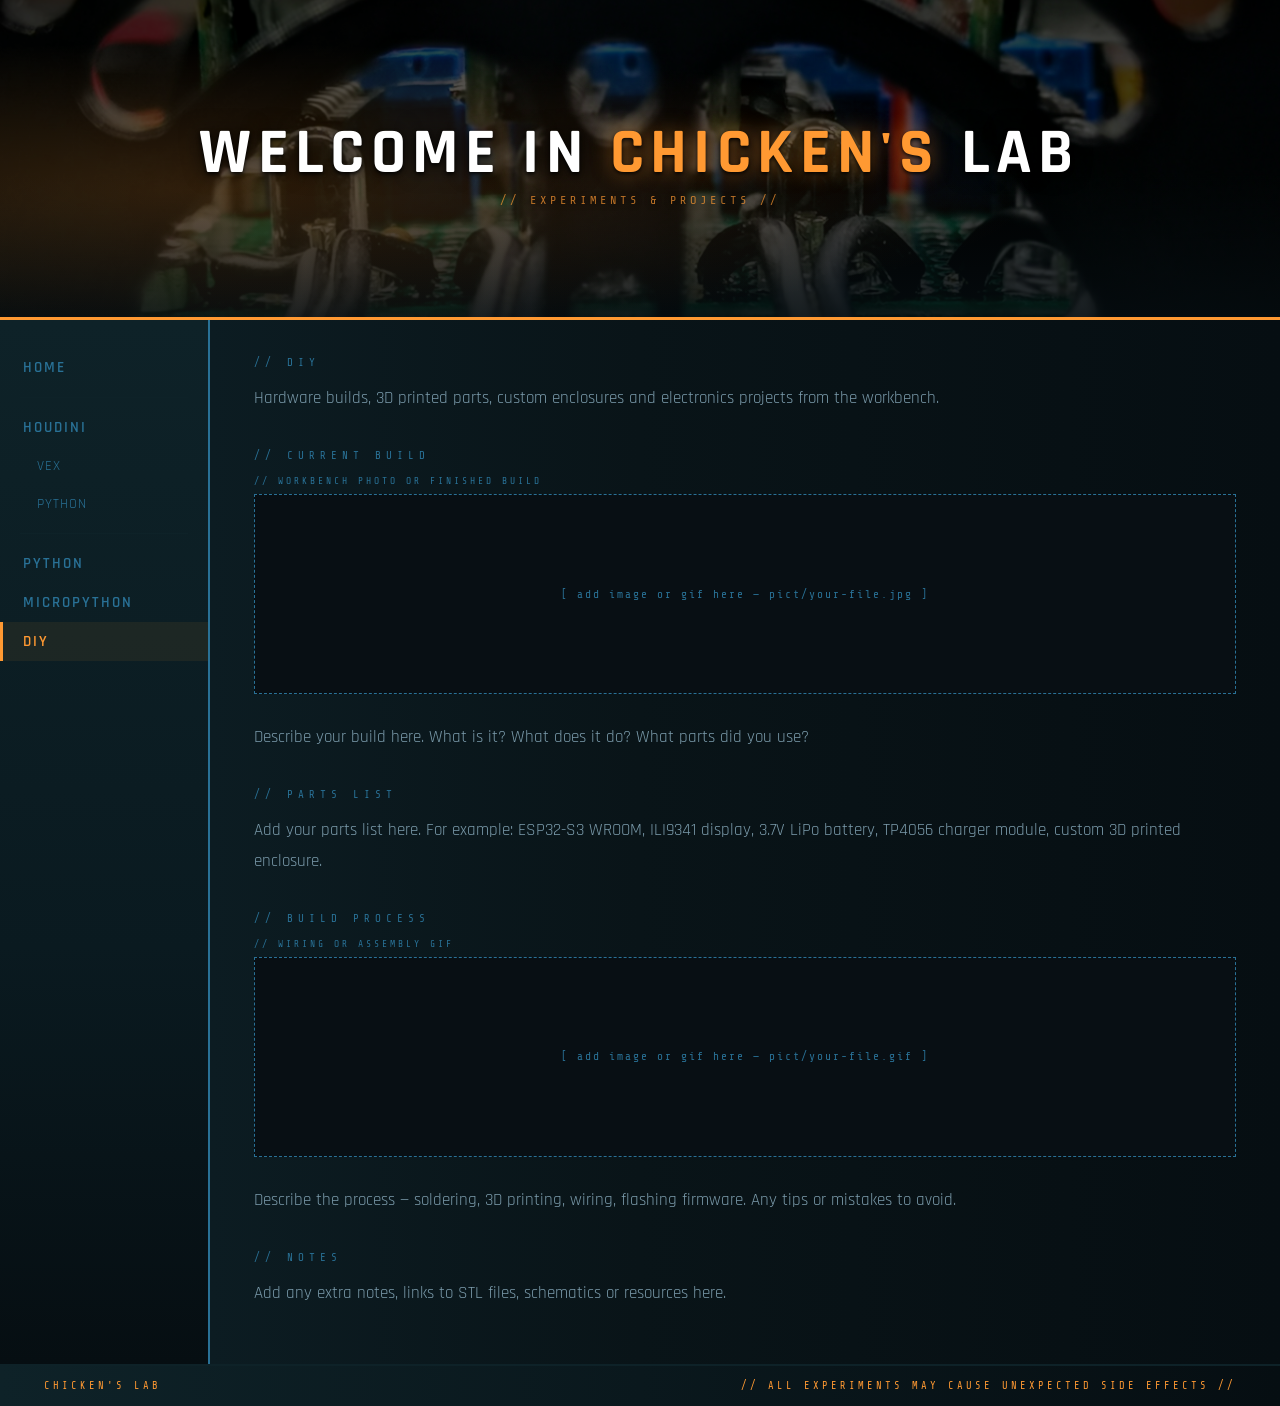
<file: diy.html>
<!DOCTYPE html>
<html lang="en">
<head>
    <meta charset="UTF-8">
    <meta name="viewport" content="width=device-width, initial-scale=1.0">
    <title>DIY — Chicken's Lab</title>
    <link href="https://fonts.googleapis.com/css2?family=Rajdhani:wght@400;600;700&family=Share+Tech+Mono&display=swap" rel="stylesheet">
    <link rel="stylesheet" href="style.css">
</head>
<body>

    <header>
        <img
            src="pict/web_pict_01.png"
            alt="Lab header"
            onerror="this.style.display='none'"
        >
        <div class="header-text">
            <h1>Welcome in <span>Chicken's</span> Lab</h1>
            <p>// experiments &amp; projects //</p>
        </div>
    </header>

    <div class="page">

        <nav>
            <a href="index.html">Home</a>

            <div class="divider"></div>

            <a href="houdini.html">Houdini</a>
            <a href="houdini-vex.html" class="sub">VEX</a>
            <a href="houdini-python.html" class="sub">Python</a>

            <div class="divider"></div>

            <a href="python.html">Python</a>
            <a href="micropython.html">MicroPython</a>
            <a href="diy.html" class="active">DIY</a>
        </nav>

        <main>

            <h2>// DIY</h2>

            <p>
                Hardware builds, 3D printed parts, custom enclosures
                and electronics projects from the workbench.
            </p>


            <!-- ------------------------------------------------
                 IMAGE / GIF — show the build
            ------------------------------------------------ -->
            <h2>// Current Build</h2>

            <div class="media-block">
                <div class="caption">// workbench photo or finished build</div>
                <!-- <img src="pict/diy_build.jpg" alt="Current DIY build"> -->
                <div class="placeholder">[ add image or gif here — pict/your-file.jpg ]</div>
            </div>

            <p>
                Describe your build here. What is it? What does it do?
                What parts did you use?
            </p>


            <!-- ------------------------------------------------
                 PARTS LIST  —  written as plain text, easy to edit
            ------------------------------------------------ -->
            <h2>// Parts List</h2>

            <p>
                Add your parts list here. For example:
                ESP32-S3 WROOM, ILI9341 display, 3.7V LiPo battery,
                TP4056 charger module, custom 3D printed enclosure.
            </p>


            <!-- ------------------------------------------------
                 PROCESS PHOTO
            ------------------------------------------------ -->
            <h2>// Build Process</h2>

            <div class="media-block">
                <div class="caption">// wiring or assembly gif</div>
                <!-- <img src="pict/diy_process.gif" alt="Build process"> -->
                <div class="placeholder">[ add image or gif here — pict/your-file.gif ]</div>
            </div>

            <p>
                Describe the process — soldering, 3D printing,
                wiring, flashing firmware. Any tips or mistakes to avoid.
            </p>


            <h2>// Notes</h2>

            <p>
                Add any extra notes, links to STL files,
                schematics or resources here.
            </p>

        </main>

    </div>

    <footer>
        <span>Chicken's Lab</span>
        <span>// all experiments may cause unexpected side effects //</span>
    </footer>

</body>
</html>
</file>
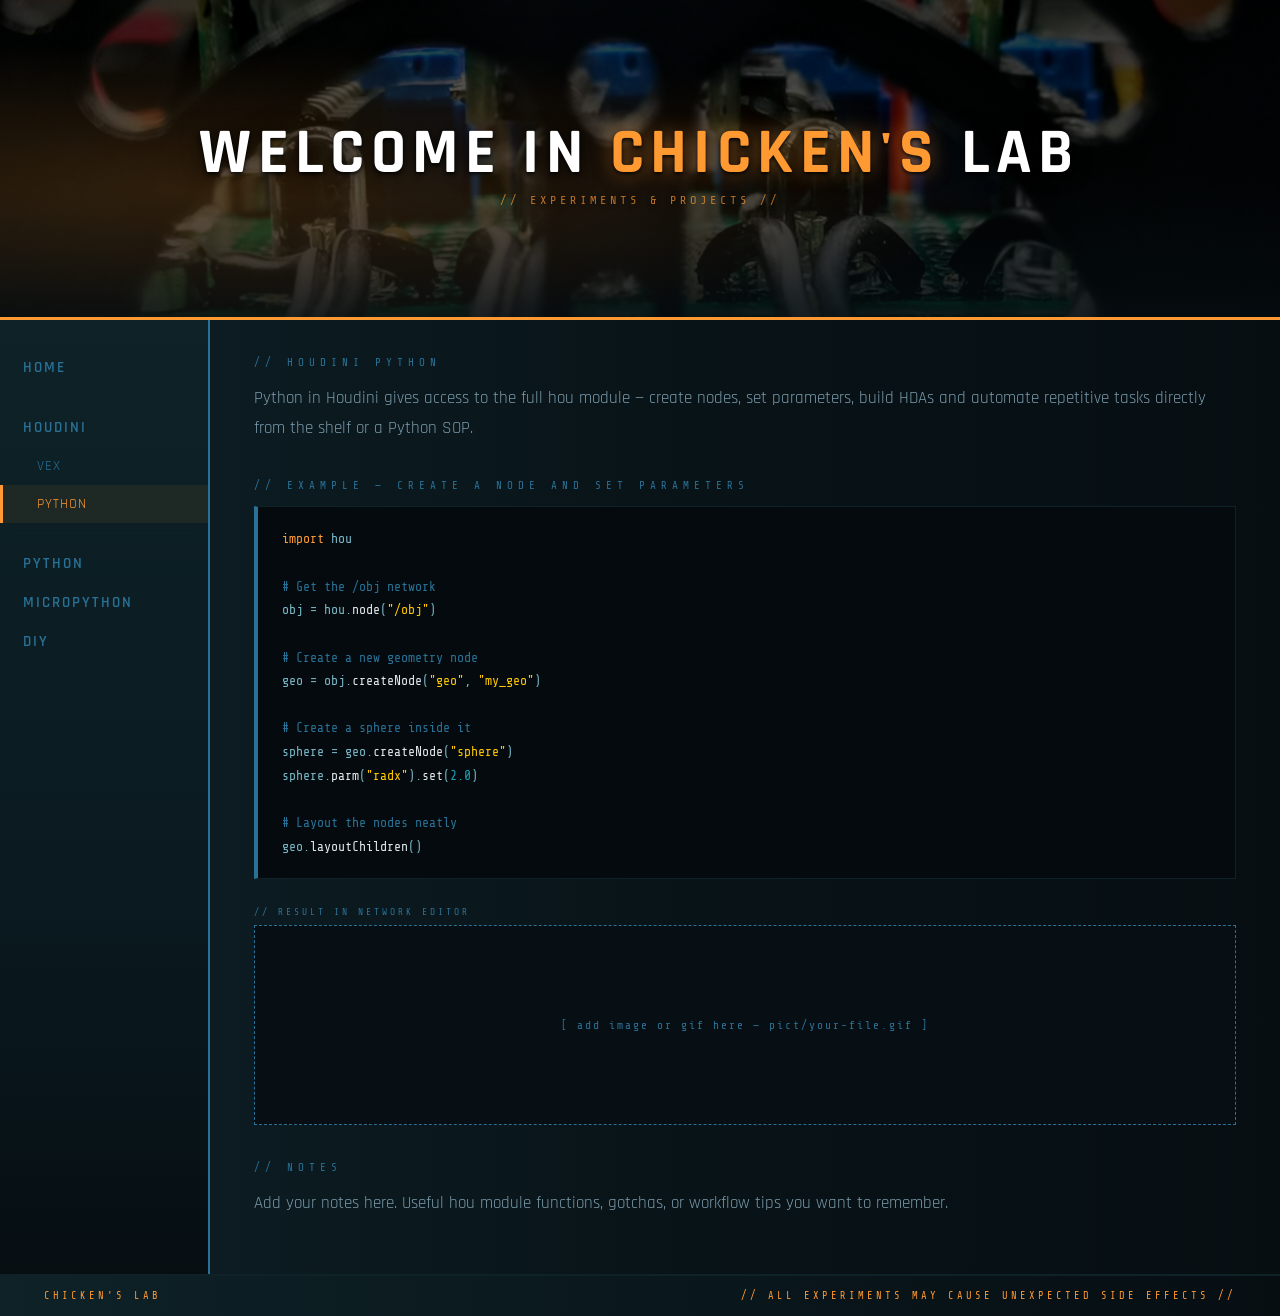
<file: houdini-python.html>
<!DOCTYPE html>
<html lang="en">
<head>
    <meta charset="UTF-8">
    <meta name="viewport" content="width=device-width, initial-scale=1.0">
    <title>Houdini Python — Chicken's Lab</title>
    <link href="https://fonts.googleapis.com/css2?family=Rajdhani:wght@400;600;700&family=Share+Tech+Mono&display=swap" rel="stylesheet">
    <link rel="stylesheet" href="style.css">
</head>
<body>

    <header>
        <img
            src="pict/web_pict_01.png"
            alt="Lab header"
            onerror="this.style.display='none'"
        >
        <div class="header-text">
            <h1>Welcome in <span>Chicken's</span> Lab</h1>
            <p>// experiments &amp; projects //</p>
        </div>
    </header>

    <div class="page">

        <nav>
            <a href="index.html">Home</a>

            <div class="divider"></div>

            <a href="houdini.html">Houdini</a>
            <a href="houdini-vex.html" class="sub">VEX</a>
            <a href="houdini-python.html" class="sub active">Python</a>

            <div class="divider"></div>

            <a href="python.html">Python</a>
            <a href="micropython.html">MicroPython</a>
            <a href="diy.html">DIY</a>
        </nav>

        <main>

            <!-- ------------------------------------------------
                 INTRO
            ------------------------------------------------ -->
            <h2>// Houdini Python</h2>

            <p>
                Python in Houdini gives access to the full hou module —
                create nodes, set parameters, build HDAs and automate
                repetitive tasks directly from the shelf or a Python SOP.
            </p>


            <!-- ------------------------------------------------
                 CODE SNIPPET
            ------------------------------------------------ -->
            <h2>// Example — Create a node and set parameters</h2>

            <div class="code-block">
<pre>
<span class="c-keyword">import</span> hou

<span class="c-comment"># Get the /obj network</span>
obj = hou.<span class="c-function">node</span>(<span class="c-string">"/obj"</span>)

<span class="c-comment"># Create a new geometry node</span>
geo = obj.<span class="c-function">createNode</span>(<span class="c-string">"geo"</span>, <span class="c-string">"my_geo"</span>)

<span class="c-comment"># Create a sphere inside it</span>
sphere = geo.<span class="c-function">createNode</span>(<span class="c-string">"sphere"</span>)
sphere.<span class="c-function">parm</span>(<span class="c-string">"radx"</span>).<span class="c-function">set</span>(<span class="c-number">2.0</span>)

<span class="c-comment"># Layout the nodes neatly</span>
geo.<span class="c-function">layoutChildren</span>()
</pre>
            </div>


            <!-- ------------------------------------------------
                 IMAGE / GIF
            ------------------------------------------------ -->
            <div class="media-block">
                <div class="caption">// result in network editor</div>
                <!-- <img src="pict/hou_python_nodes.png" alt="Houdini Python nodes"> -->
                <div class="placeholder">[ add image or gif here — pict/your-file.gif ]</div>
            </div>


            <h2>// Notes</h2>

            <p>
                Add your notes here. Useful hou module functions,
                gotchas, or workflow tips you want to remember.
            </p>

        </main>

    </div>

    <footer>
        <span>Chicken's Lab</span>
        <span>// all experiments may cause unexpected side effects //</span>
    </footer>

</body>
</html>
</file>
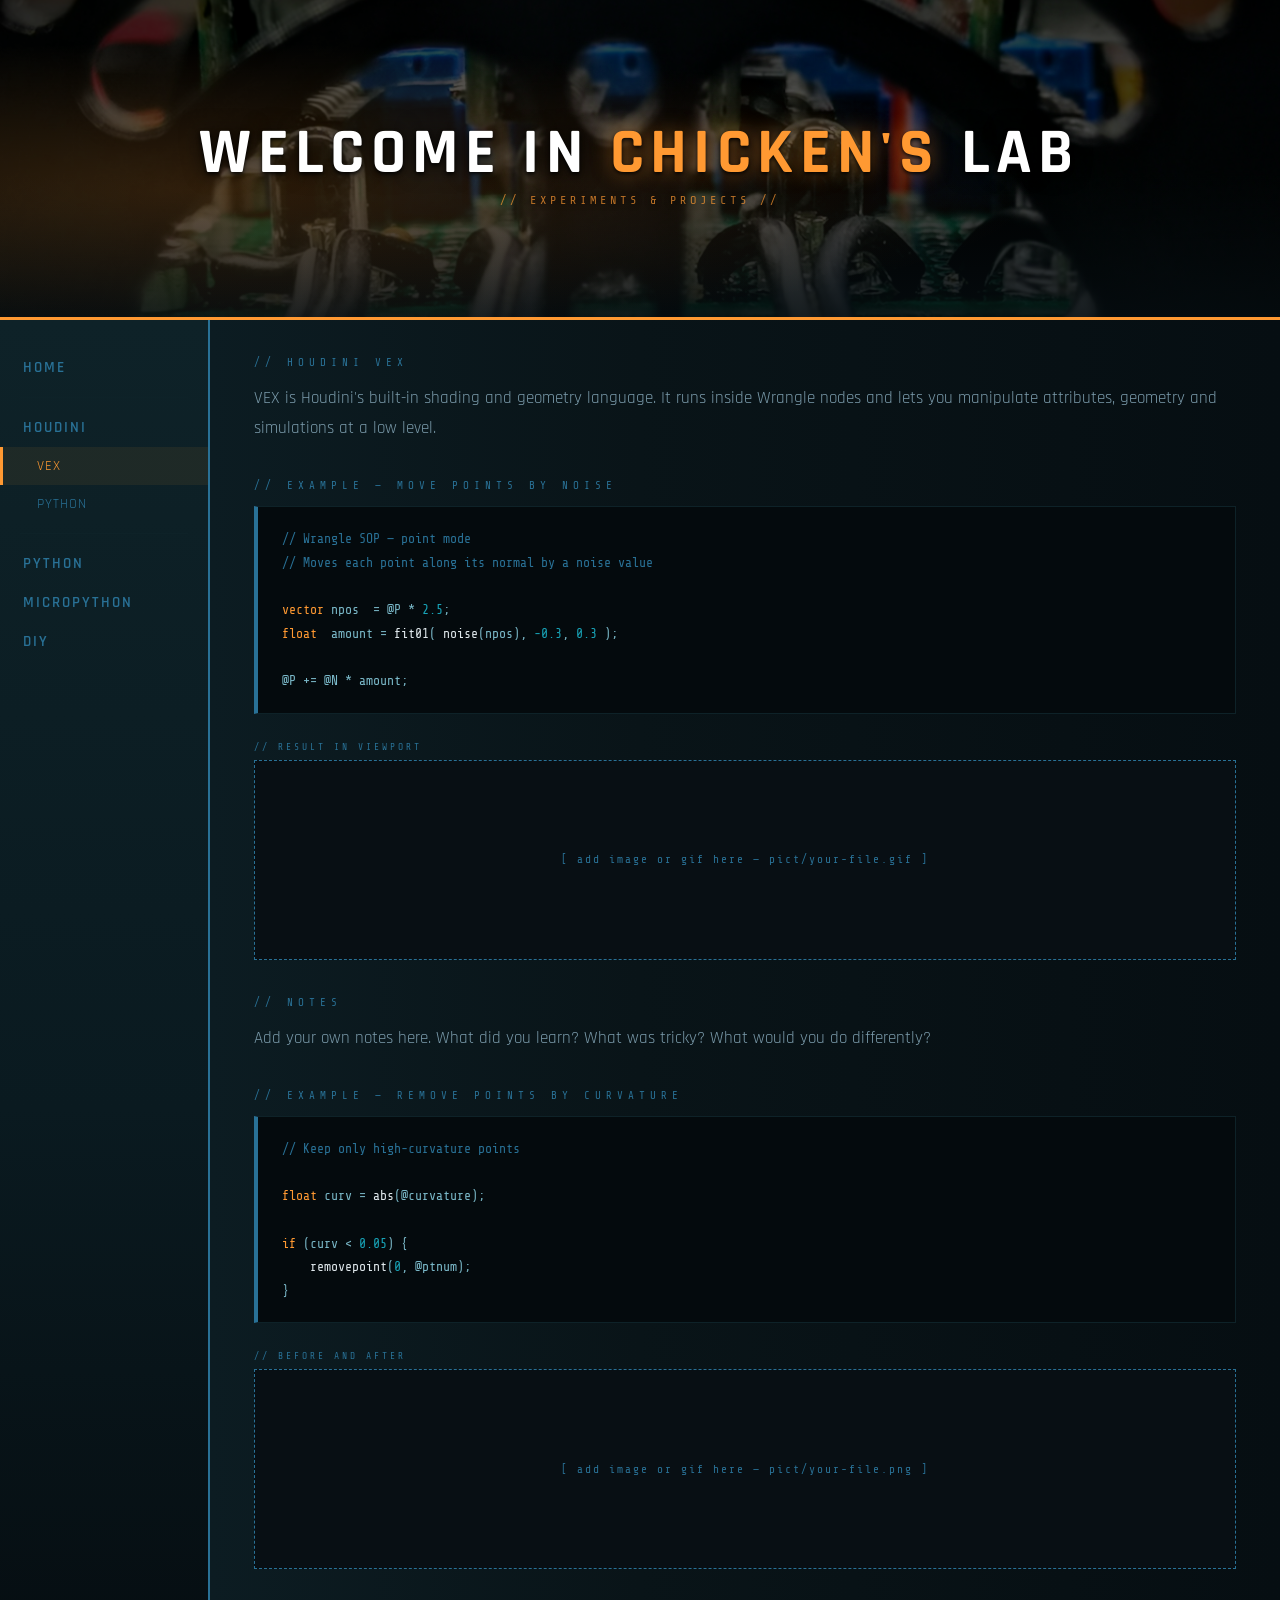
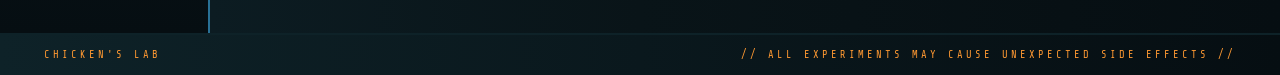
<file: houdini-vex.html>
<!DOCTYPE html>
<html lang="en">
<head>
    <meta charset="UTF-8">
    <meta name="viewport" content="width=device-width, initial-scale=1.0">
    <title>Houdini VEX — Chicken's Lab</title>
    <link href="https://fonts.googleapis.com/css2?family=Rajdhani:wght@400;600;700&family=Share+Tech+Mono&display=swap" rel="stylesheet">
    <link rel="stylesheet" href="style.css">
</head>
<body>

    <header>
        <img
            src="pict/web_pict_01.png"
            alt="Lab header"
            onerror="this.style.display='none'"
        >
        <div class="header-text">
            <h1>Welcome in <span>Chicken's</span> Lab</h1>
            <p>// experiments &amp; projects //</p>
        </div>
    </header>

    <div class="page">

        <nav>
            <a href="index.html">Home</a>

            <div class="divider"></div>

            <a href="houdini.html">Houdini</a>
            <a href="houdini-vex.html" class="sub active">VEX</a>
            <a href="houdini-python.html" class="sub">Python</a>

            <div class="divider"></div>

            <a href="python.html">Python</a>
            <a href="micropython.html">MicroPython</a>
            <a href="diy.html">DIY</a>
        </nav>

        <main>

            <!-- ------------------------------------------------
                 INTRO  —  edit this text
            ------------------------------------------------ -->
            <h2>// Houdini VEX</h2>

            <p>
                VEX is Houdini's built-in shading and geometry language.
                It runs inside Wrangle nodes and lets you manipulate
                attributes, geometry and simulations at a low level.
            </p>


            <!-- ------------------------------------------------
                 CODE SNIPPET
                 Replace the code inside the pre tags with your own.
                 Use these classes for colour:
                   c-comment   — grey comments
                   c-keyword   — orange keywords
                   c-string    — yellow strings
                   c-number    — teal numbers
                   c-function  — white function names
            ------------------------------------------------ -->
            <h2>// Example — Move points by noise</h2>

            <div class="code-block">
<pre>
<span class="c-comment">// Wrangle SOP — point mode</span>
<span class="c-comment">// Moves each point along its normal by a noise value</span>

<span class="c-keyword">vector</span> npos  = @P * <span class="c-number">2.5</span>;
<span class="c-keyword">float</span>  amount = <span class="c-function">fit01</span>( <span class="c-function">noise</span>(npos), <span class="c-number">-0.3</span>, <span class="c-number">0.3</span> );

@P += @N * amount;
</pre>
            </div>


            <!-- ------------------------------------------------
                 IMAGE / GIF  —  replace placeholder with your file
            ------------------------------------------------ -->
            <div class="media-block">
                <div class="caption">// result in viewport</div>
                <!-- <img src="pict/vex_noise.gif" alt="VEX noise result"> -->
                <div class="placeholder">[ add image or gif here — pict/your-file.gif ]</div>
            </div>


            <!-- ------------------------------------------------
                 MORE TEXT  —  add as many sections as you need
            ------------------------------------------------ -->
            <h2>// Notes</h2>

            <p>
                Add your own notes here. What did you learn?
                What was tricky? What would you do differently?
            </p>


            <!-- ------------------------------------------------
                 SECOND CODE SNIPPET  —  copy this block to add more
            ------------------------------------------------ -->
            <h2>// Example — Remove points by curvature</h2>

            <div class="code-block">
<pre>
<span class="c-comment">// Keep only high-curvature points</span>

<span class="c-keyword">float</span> curv = <span class="c-function">abs</span>(@curvature);

<span class="c-keyword">if</span> (curv &lt; <span class="c-number">0.05</span>) {
    <span class="c-function">removepoint</span>(<span class="c-number">0</span>, @ptnum);
}
</pre>
            </div>

            <div class="media-block">
                <div class="caption">// before and after</div>
                <!-- <img src="pict/vex_curvature.png" alt="Curvature result"> -->
                <div class="placeholder">[ add image or gif here — pict/your-file.png ]</div>
            </div>

        </main>

    </div>

    <footer>
        <span>Chicken's Lab</span>
        <span>// all experiments may cause unexpected side effects //</span>
    </footer>

</body>
</html>
</file>
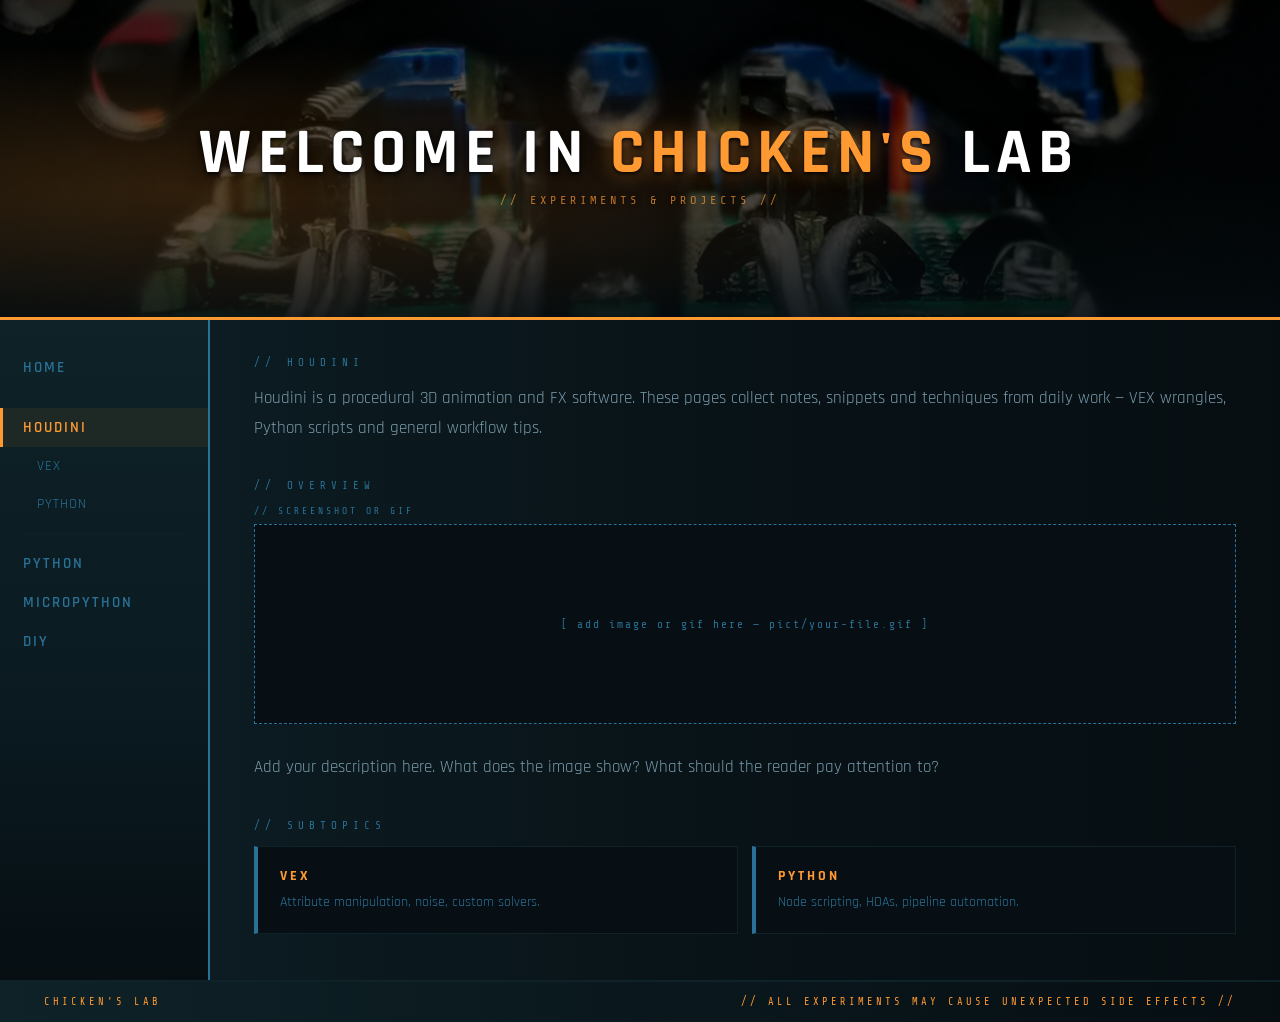
<file: houdini.html>
<!DOCTYPE html>
<html lang="en">
<head>
    <meta charset="UTF-8">
    <meta name="viewport" content="width=device-width, initial-scale=1.0">
    <title>Houdini — Chicken's Lab</title>
    <link href="https://fonts.googleapis.com/css2?family=Rajdhani:wght@400;600;700&family=Share+Tech+Mono&display=swap" rel="stylesheet">
    <link rel="stylesheet" href="style.css">
</head>
<body>

    <header>
        <img
            src="pict/web_pict_01.png"
            alt="Lab header"
            onerror="this.style.display='none'"
        >
        <div class="header-text">
            <h1>Welcome in <span>Chicken's</span> Lab</h1>
            <p>// experiments &amp; projects //</p>
        </div>
    </header>

    <div class="page">

        <nav>
            <a href="index.html">Home</a>

            <div class="divider"></div>

            <a href="houdini.html" class="active">Houdini</a>
            <a href="houdini-vex.html" class="sub">VEX</a>
            <a href="houdini-python.html" class="sub">Python</a>

            <div class="divider"></div>

            <a href="python.html">Python</a>
            <a href="micropython.html">MicroPython</a>
            <a href="diy.html">DIY</a>
        </nav>

        <main>

            <!-- ------------------------------------------------
                 INTRO  —  edit this text
            ------------------------------------------------ -->
            <h2>// Houdini</h2>

            <p>
                Houdini is a procedural 3D animation and FX software.
                These pages collect notes, snippets and techniques from
                daily work — VEX wrangles, Python scripts and general workflow tips.
            </p>


            <!-- ------------------------------------------------
                 IMAGE / GIF
                 Replace placeholder with:
                 <img src="pict/your-image.gif" alt="description">
            ------------------------------------------------ -->
            <h2>// Overview</h2>

            <div class="media-block">
                <div class="caption">// screenshot or gif</div>

                <!-- OPTION A — show a real image or gif: -->
                <!-- <img src="pict/houdini_overview.gif" alt="Houdini overview"> -->

                <!-- OPTION B — placeholder shown until you add an image: -->
                <div class="placeholder">[ add image or gif here — pict/your-file.gif ]</div>
            </div>

            <p>
                Add your description here. What does the image show?
                What should the reader pay attention to?
            </p>


            <!-- ------------------------------------------------
                 SUBTOPICS  —  links to sub-pages
            ------------------------------------------------ -->
            <h2>// Subtopics</h2>

            <div class="cards">

                <a href="houdini-vex.html" class="card">
                    <h3>VEX</h3>
                    <p>Attribute manipulation, noise, custom solvers.</p>
                </a>

                <a href="houdini-python.html" class="card">
                    <h3>Python</h3>
                    <p>Node scripting, HDAs, pipeline automation.</p>
                </a>

            </div>

        </main>

    </div>

    <footer>
        <span>Chicken's Lab</span>
        <span>// all experiments may cause unexpected side effects //</span>
    </footer>

</body>
</html>
</file>
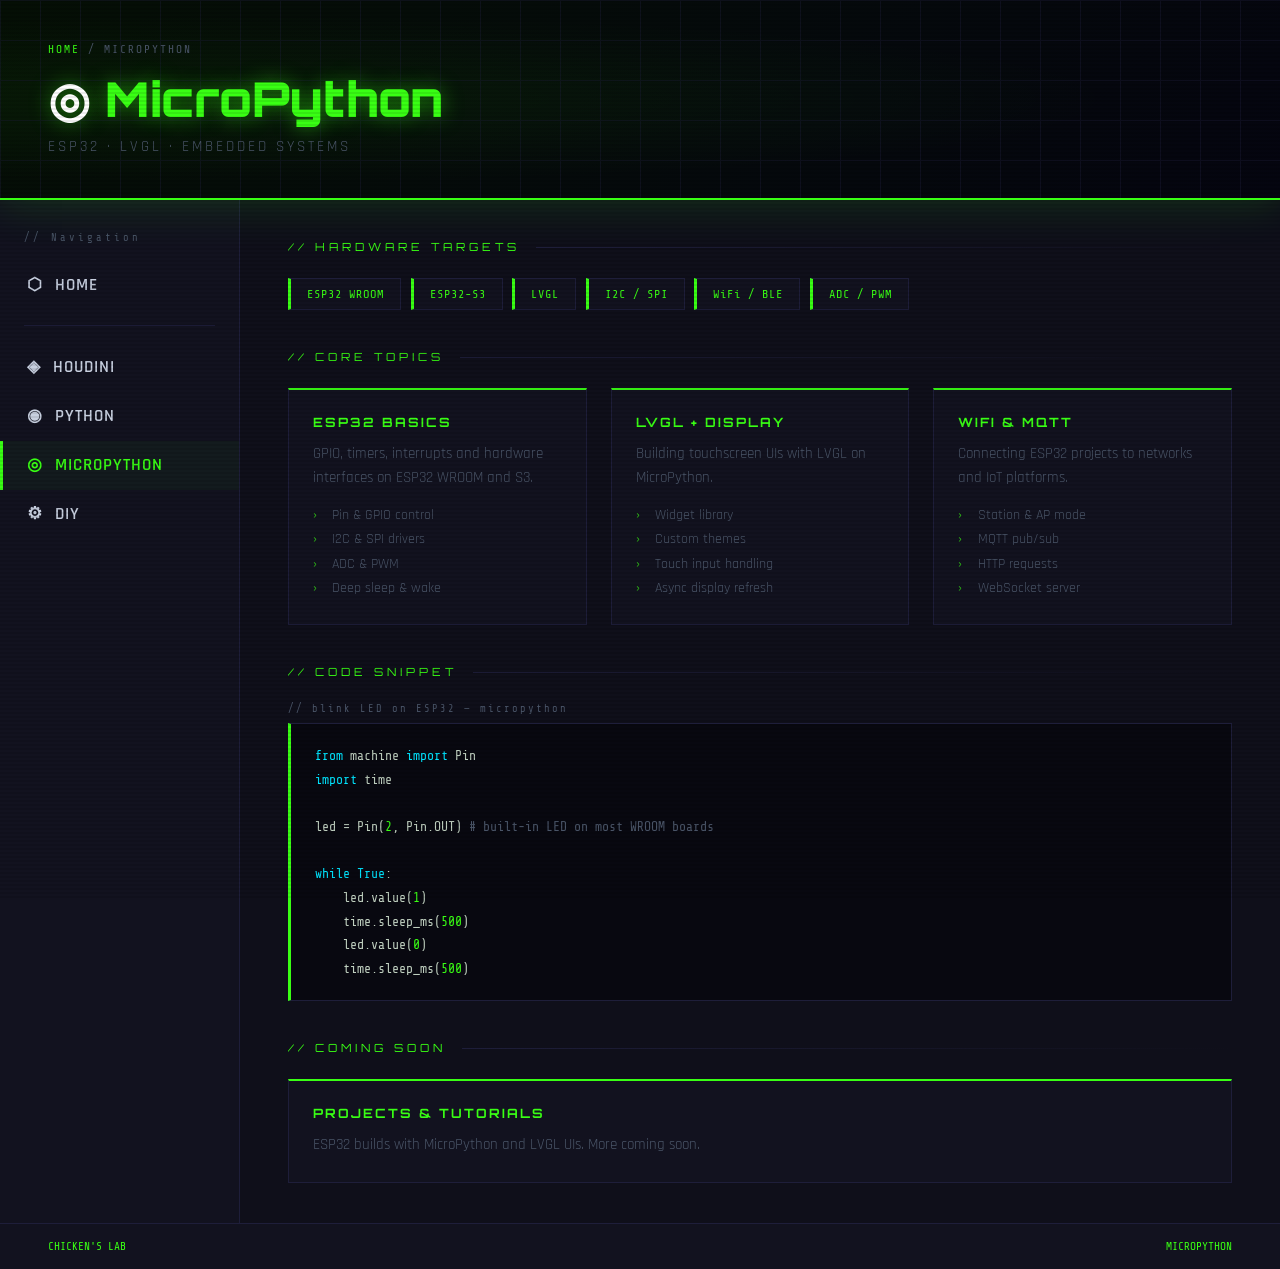
<file: micropython.html>
<!DOCTYPE html>
<html lang="en">
<head>
  <meta charset="UTF-8">
  <meta name="viewport" content="width=device-width, initial-scale=1.0">
  <title>MicroPython — Chicken's Lab</title>
  <link rel="preconnect" href="https://fonts.googleapis.com">
  <link href="https://fonts.googleapis.com/css2?family=Share+Tech+Mono&family=Orbitron:wght@400;700;900&family=Rajdhani:wght@300;400;600&display=swap" rel="stylesheet">
  <style>
    :root {
      --bg: #0a0a0f; --bg2: #0f0f1a; --panel: #12121f; --border: #1e1e3a;
      --accent: #39ff14; --accent2: #00e5ff; --text: #c8d0e0; --muted: #4a5568;
    }
    * { margin: 0; padding: 0; box-sizing: border-box; }
    body { background: var(--bg); color: var(--text); font-family: 'Rajdhani', sans-serif; min-height: 100vh; display: flex; flex-direction: column; }
    body::before { content: ''; position: fixed; inset: 0; background: repeating-linear-gradient(0deg, transparent, transparent 2px, rgba(0,0,0,0.08) 2px, rgba(0,0,0,0.08) 4px); pointer-events: none; z-index: 999; }

    header { position: relative; height: 200px; overflow: hidden; border-bottom: 2px solid var(--accent); box-shadow: 0 4px 40px rgba(57,255,20,0.15); }
    .header-bg { position: absolute; inset: 0; background: radial-gradient(ellipse at 20% 50%, rgba(57,255,20,0.06) 0%, transparent 60%), linear-gradient(135deg, #050f05 0%, #050510 100%); }
    .header-bg::after { content: ''; position: absolute; inset: 0; background-image: linear-gradient(var(--border) 1px, transparent 1px), linear-gradient(90deg, var(--border) 1px, transparent 1px); background-size: 40px 40px; opacity: 0.4; }
    .header-content { position: relative; z-index: 2; height: 100%; display: flex; flex-direction: column; align-items: flex-start; justify-content: center; padding: 2rem 3rem; }
    .breadcrumb { font-family: 'Share Tech Mono', monospace; font-size: 0.7rem; color: var(--muted); letter-spacing: 2px; margin-bottom: 0.75rem; }
    .breadcrumb a { color: var(--accent); text-decoration: none; }
    h1 { font-family: 'Orbitron', monospace; font-size: clamp(1.8rem, 4vw, 3rem); font-weight: 900; color: #fff; text-shadow: 0 0 20px rgba(57,255,20,0.5); }
    h1 span { color: var(--accent); }
    .header-sub { font-size: 0.95rem; color: var(--muted); letter-spacing: 3px; text-transform: uppercase; margin-top: 0.5rem; }

    .layout { display: flex; flex: 1; }
    nav { width: 240px; min-width: 240px; background: var(--panel); border-right: 1px solid var(--border); padding: 2rem 0; }
    .nav-label { font-family: 'Share Tech Mono', monospace; font-size: 0.65rem; color: var(--muted); letter-spacing: 3px; padding: 0 1.5rem; margin-bottom: 1rem; }
    nav a { display: flex; align-items: center; gap: 0.75rem; padding: 0.85rem 1.5rem; color: var(--text); text-decoration: none; font-family: 'Rajdhani', sans-serif; font-size: 1.05rem; font-weight: 600; letter-spacing: 1px; text-transform: uppercase; border-left: 3px solid transparent; transition: all 0.2s ease; }
    nav a:hover, nav a.active { color: var(--accent); border-left-color: var(--accent); background: rgba(57,255,20,0.04); }
    .nav-divider { height: 1px; background: var(--border); margin: 1rem 1.5rem; }

    main { flex: 1; padding: 2.5rem 3rem; background: var(--bg2); }
    .section-title { font-family: 'Orbitron', monospace; font-size: 0.7rem; letter-spacing: 4px; color: var(--accent); text-transform: uppercase; margin-bottom: 1.5rem; display: flex; align-items: center; gap: 1rem; }
    .section-title::after { content: ''; flex: 1; height: 1px; background: linear-gradient(90deg, var(--border), transparent); }

    .topic-grid { display: grid; grid-template-columns: repeat(auto-fit, minmax(240px, 1fr)); gap: 1.5rem; margin-bottom: 2.5rem; }
    .topic { background: var(--panel); border: 1px solid var(--border); border-top: 2px solid var(--accent); padding: 1.5rem; transition: all 0.2s ease; }
    .topic:hover { box-shadow: 0 0 20px rgba(57,255,20,0.08); transform: translateY(-2px); }
    .topic h3 { font-family: 'Orbitron', monospace; font-size: 0.8rem; letter-spacing: 2px; color: var(--accent); text-transform: uppercase; margin-bottom: 0.75rem; }
    .topic p { font-size: 0.95rem; color: var(--muted); line-height: 1.6; }
    .topic ul { list-style: none; margin-top: 0.75rem; }
    .topic ul li { font-size: 0.9rem; color: var(--muted); padding: 0.2rem 0 0.2rem 1.2rem; position: relative; }
    .topic ul li::before { content: '›'; position: absolute; left: 0; color: var(--accent); }

    .chips { display: flex; flex-wrap: wrap; gap: 0.6rem; margin-bottom: 2.5rem; }
    .chip { background: var(--panel); border: 1px solid var(--border); border-left: 3px solid var(--accent); padding: 0.5rem 1rem; font-family: 'Share Tech Mono', monospace; font-size: 0.75rem; color: var(--accent); letter-spacing: 1px; }

    .code-block { background: #080810; border: 1px solid var(--border); border-left: 3px solid var(--accent); padding: 1.25rem 1.5rem; font-family: 'Share Tech Mono', monospace; font-size: 0.82rem; color: #c0d0c0; line-height: 1.8; margin-bottom: 2.5rem; overflow-x: auto; }
    .code-block .comment { color: var(--muted); }
    .code-block .keyword { color: var(--accent2); }
    .code-block .string { color: #ffcc66; }
    .code-block .number { color: var(--accent); }
    .code-block-label { font-family: 'Share Tech Mono', monospace; font-size: 0.65rem; color: var(--muted); letter-spacing: 2px; margin-bottom: 0.5rem; }

    footer { background: var(--panel); border-top: 1px solid var(--border); padding: 1rem 3rem; font-family: 'Share Tech Mono', monospace; font-size: 0.7rem; color: var(--muted); display: flex; justify-content: space-between; }
    footer span { color: var(--accent); }

    @media (max-width: 768px) {
      .layout { flex-direction: column; }
      nav { width: 100%; min-width: unset; border-right: none; border-bottom: 1px solid var(--border); display: flex; flex-wrap: wrap; padding: 0.5rem 0; }
      nav a { padding: 0.6rem 1rem; font-size: 0.9rem; border-left: none; border-bottom: 2px solid transparent; }
      nav a:hover, nav a.active { border-left-color: transparent; border-bottom-color: var(--accent); }
      .nav-label, .nav-divider { display: none; }
      main { padding: 1.5rem; }
      .header-content { padding: 1.5rem; }
    }
  </style>
</head>
<body>
  <header>
    <div class="header-bg"></div>
    <div class="header-content">
      <div class="breadcrumb"><a href="index.html">HOME</a> / MICROPYTHON</div>
      <h1>◎ <span>MicroPython</span></h1>
      <p class="header-sub">ESP32 · LVGL · Embedded Systems</p>
    </div>
  </header>

  <div class="layout">
    <nav>
      <div class="nav-label">// Navigation</div>
      <a href="index.html"><span>⬡</span> Home</a>
      <div class="nav-divider"></div>
      <a href="houdini.html"><span>◈</span> Houdini</a>
      <a href="python.html"><span>◉</span> Python</a>
      <a href="micropython.html" class="active"><span>◎</span> MicroPython</a>
      <a href="diy.html"><span>⚙</span> DIY</a>
    </nav>

    <main>
      <div class="section-title">// Hardware Targets</div>
      <div class="chips">
        <div class="chip">ESP32 WROOM</div>
        <div class="chip">ESP32-S3</div>
        <div class="chip">LVGL</div>
        <div class="chip">I2C / SPI</div>
        <div class="chip">WiFi / BLE</div>
        <div class="chip">ADC / PWM</div>
      </div>

      <div class="section-title">// Core Topics</div>
      <div class="topic-grid">
        <div class="topic">
          <h3>ESP32 Basics</h3>
          <p>GPIO, timers, interrupts and hardware interfaces on ESP32 WROOM and S3.</p>
          <ul>
            <li>Pin & GPIO control</li>
            <li>I2C & SPI drivers</li>
            <li>ADC & PWM</li>
            <li>Deep sleep & wake</li>
          </ul>
        </div>
        <div class="topic">
          <h3>LVGL + Display</h3>
          <p>Building touchscreen UIs with LVGL on MicroPython.</p>
          <ul>
            <li>Widget library</li>
            <li>Custom themes</li>
            <li>Touch input handling</li>
            <li>Async display refresh</li>
          </ul>
        </div>
        <div class="topic">
          <h3>WiFi & MQTT</h3>
          <p>Connecting ESP32 projects to networks and IoT platforms.</p>
          <ul>
            <li>Station & AP mode</li>
            <li>MQTT pub/sub</li>
            <li>HTTP requests</li>
            <li>WebSocket server</li>
          </ul>
        </div>
      </div>

      <div class="section-title">// Code Snippet</div>
      <div class="code-block-label">// blink LED on ESP32 — micropython</div>
      <div class="code-block">
<span class="keyword">from</span> machine <span class="keyword">import</span> Pin<br>
<span class="keyword">import</span> time<br>
<br>
led = Pin(<span class="number">2</span>, Pin.OUT)  <span class="comment"># built-in LED on most WROOM boards</span><br>
<br>
<span class="keyword">while</span> <span class="keyword">True</span>:<br>
&nbsp;&nbsp;&nbsp;&nbsp;led.value(<span class="number">1</span>)<br>
&nbsp;&nbsp;&nbsp;&nbsp;time.sleep_ms(<span class="number">500</span>)<br>
&nbsp;&nbsp;&nbsp;&nbsp;led.value(<span class="number">0</span>)<br>
&nbsp;&nbsp;&nbsp;&nbsp;time.sleep_ms(<span class="number">500</span>)
      </div>

      <div class="section-title">// Coming Soon</div>
      <div class="topic">
        <h3>Projects & Tutorials</h3>
        <p>ESP32 builds with MicroPython and LVGL UIs. More coming soon.</p>
      </div>
    </main>
  </div>

  <footer>
    <span>CHICKEN'S LAB</span>
    <span>MICROPYTHON</span>
  </footer>
</body>
</html>
</file>
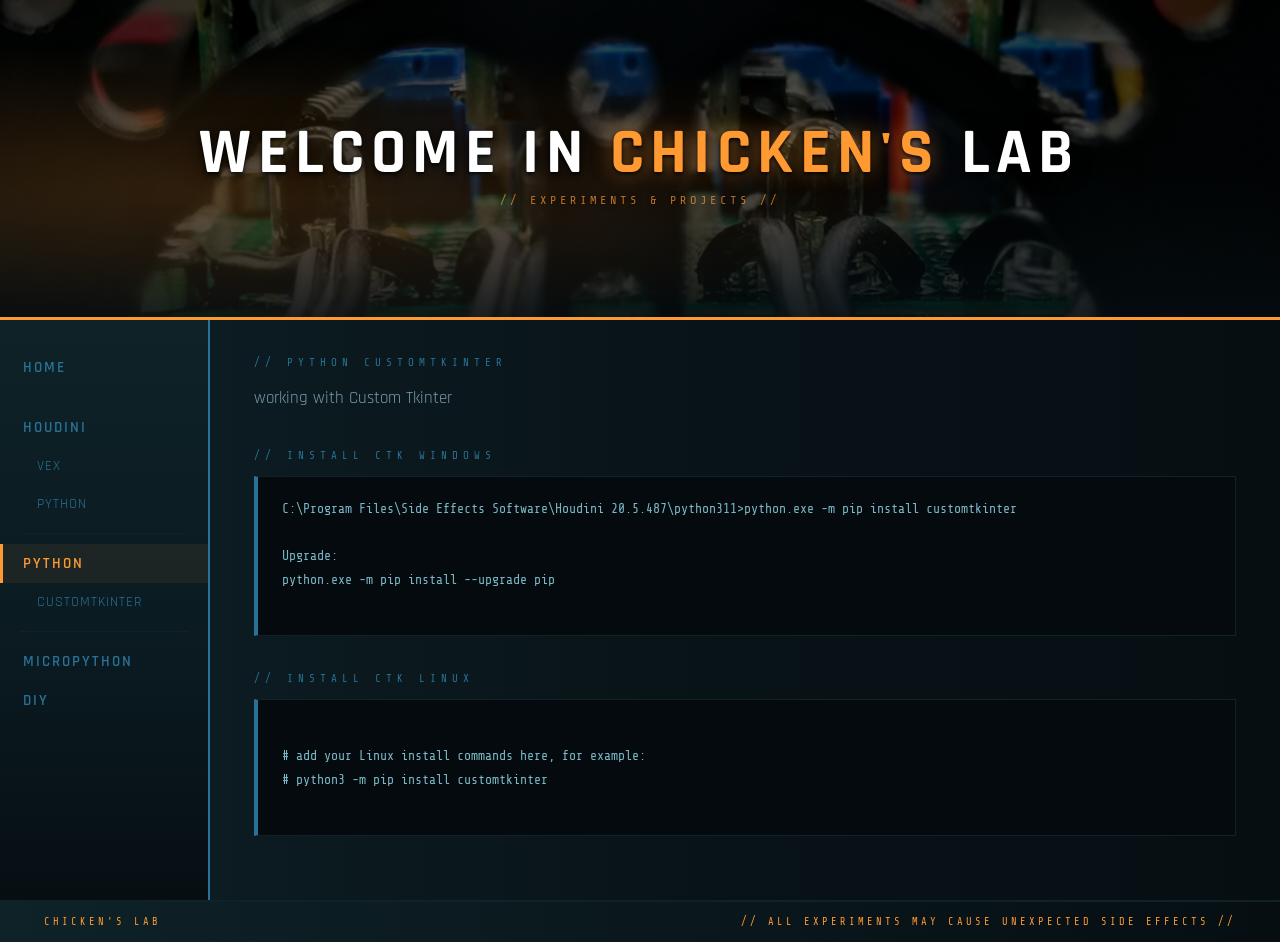
<file: python-customTkinter.html>
<!DOCTYPE html>
<html lang="en">
<head>
    <meta charset="UTF-8">
    <meta name="viewport" content="width=device-width, initial-scale=1.0">
    <title>Python — Chicken's Lab</title>
    <link href="https://fonts.googleapis.com/css2?family=Rajdhani:wght@400;600;700&family=Share+Tech+Mono&display=swap" rel="stylesheet">
    <link rel="stylesheet" href="style.css">
</head>
<body>

    <header>
        <img
            src="pict/web_pict_01.png"
            alt="Lab header"
            onerror="this.style.display='none'"
        >
        <div class="header-text">
            <h1>Welcome in <span>Chicken's</span> Lab</h1>
            <p>// experiments &amp; projects //</p>
        </div>
    </header>

    <div class="page">

        <nav>
            <a href="index.html">Home</a>

            <div class="divider"></div>

            <a href="houdini.html">Houdini</a>
            <a href="houdini-vex.html" class="sub">VEX</a>
            <a href="houdini-python.html" class="sub">Python</a>

            <div class="divider"></div>

            <a href="python.html" class="active">Python</a>
            <a href="python-customTkinter.html" class="sub">CustomTkinter</a>
  
            <div class="divider"></div>

            <a href="micropython.html">MicroPython</a>
            <a href="diy.html">DIY</a>
        </nav>

        <main>

            <h2>// Python CustomTkinter</h2>

            <p>
                working with Custom Tkinter
            </p>



<h2>// Install CTK Windows</h2>
<div class="code-block">
<pre>
C:\Program Files\Side Effects Software\Houdini 20.5.487\python311>python.exe -m pip install customtkinter

Upgrade:
python.exe -m pip install --upgrade pip

</pre>
</div>




<h2>// Install CTK Linux</h2>
<div class="code-block">
<pre>

# add your Linux install commands here, for example:
# python3 -m pip install customtkinter

</pre>
</div>








        </main>
    </div>

    <footer>
        <span>Chicken's Lab</span>
        <span>// all experiments may cause unexpected side effects //</span>
    </footer>

</body>
</html>
</file>
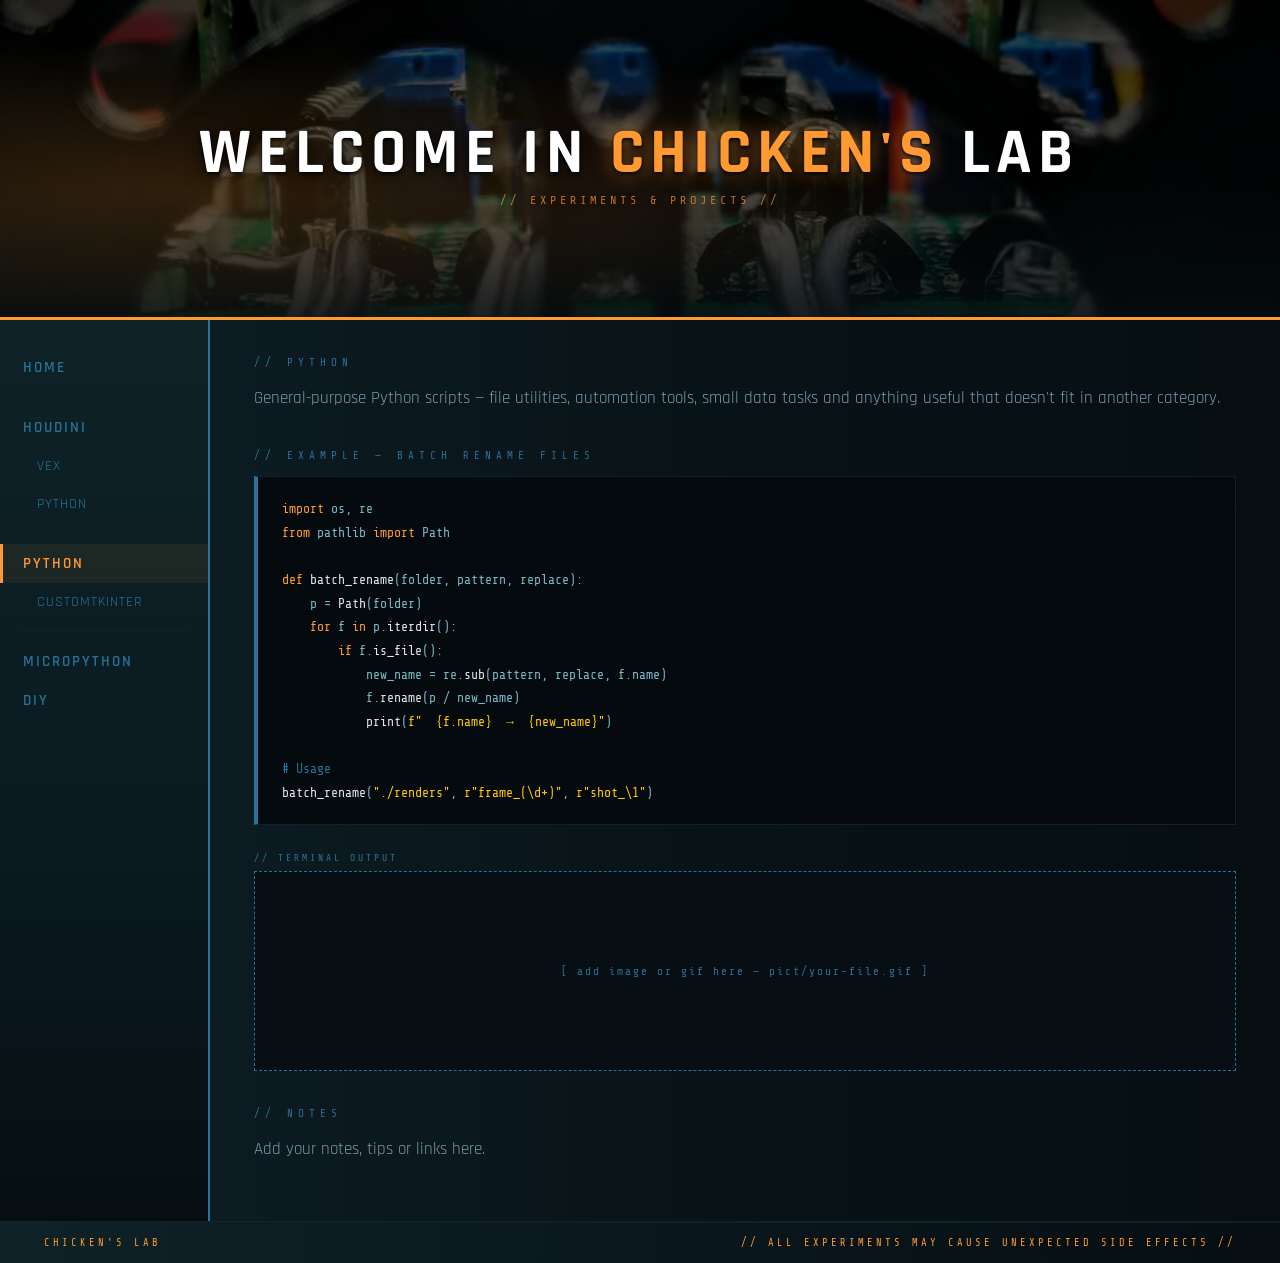
<file: python.html>
<!DOCTYPE html>
<html lang="en">
<head>
    <meta charset="UTF-8">
    <meta name="viewport" content="width=device-width, initial-scale=1.0">
    <title>Python — Chicken's Lab</title>
    <link href="https://fonts.googleapis.com/css2?family=Rajdhani:wght@400;600;700&family=Share+Tech+Mono&display=swap" rel="stylesheet">
    <link rel="stylesheet" href="style.css">
</head>
<body>

    <header>
        <img
            src="pict/web_pict_01.png"
            alt="Lab header"
            onerror="this.style.display='none'"
        >
        <div class="header-text">
            <h1>Welcome in <span>Chicken's</span> Lab</h1>
            <p>// experiments &amp; projects //</p>
        </div>
    </header>

    <div class="page">

        <nav>
            <a href="index.html">Home</a>

            <div class="divider"></div>

            <a href="houdini.html">Houdini</a>
            <a href="houdini-vex.html" class="sub">VEX</a>
            <a href="houdini-python.html" class="sub">Python</a>

            <div class="divider"></div>

            <a href="python.html" class="active">Python</a>
            <a href="python-customTkinter.html" class="sub">CustomTkinter</a>

            <div class="divider"></div>
            
            <a href="micropython.html">MicroPython</a>
            <a href="diy.html">DIY</a>
        </nav>

        <main>

            <h2>// Python</h2>

            <p>
                General-purpose Python scripts — file utilities,
                automation tools, small data tasks and anything
                useful that doesn't fit in another category.
            </p>


            <!-- ------------------------------------------------
                 CODE SNIPPET
            ------------------------------------------------ -->
            <h2>// Example — Batch rename files</h2>

            <div class="code-block">
<pre>
<span class="c-keyword">import</span> os, re
<span class="c-keyword">from</span> pathlib <span class="c-keyword">import</span> Path

<span class="c-keyword">def</span> <span class="c-function">batch_rename</span>(folder, pattern, replace):
    p = <span class="c-function">Path</span>(folder)
    <span class="c-keyword">for</span> f <span class="c-keyword">in</span> p.<span class="c-function">iterdir</span>():
        <span class="c-keyword">if</span> f.<span class="c-function">is_file</span>():
            new_name = re.<span class="c-function">sub</span>(pattern, replace, f.name)
            f.<span class="c-function">rename</span>(p / new_name)
            <span class="c-function">print</span>(<span class="c-string">f"  {f.name}  →  {new_name}"</span>)

<span class="c-comment"># Usage</span>
<span class="c-function">batch_rename</span>(<span class="c-string">"./renders"</span>, <span class="c-string">r"frame_(\d+)"</span>, <span class="c-string">r"shot_\1"</span>)
</pre>
            </div>


            <!-- ------------------------------------------------
                 IMAGE / GIF
            ------------------------------------------------ -->
            <div class="media-block">
                <div class="caption">// terminal output</div>
                <!-- <img src="pict/python_rename.gif" alt="Batch rename demo"> -->
                <div class="placeholder">[ add image or gif here — pict/your-file.gif ]</div>
            </div>


            <h2>// Notes</h2>

            <p>
                Add your notes, tips or links here.
            </p>

        </main>

    </div>

    <footer>
        <span>Chicken's Lab</span>
        <span>// all experiments may cause unexpected side effects //</span>
    </footer>

</body>
</html>
</file>
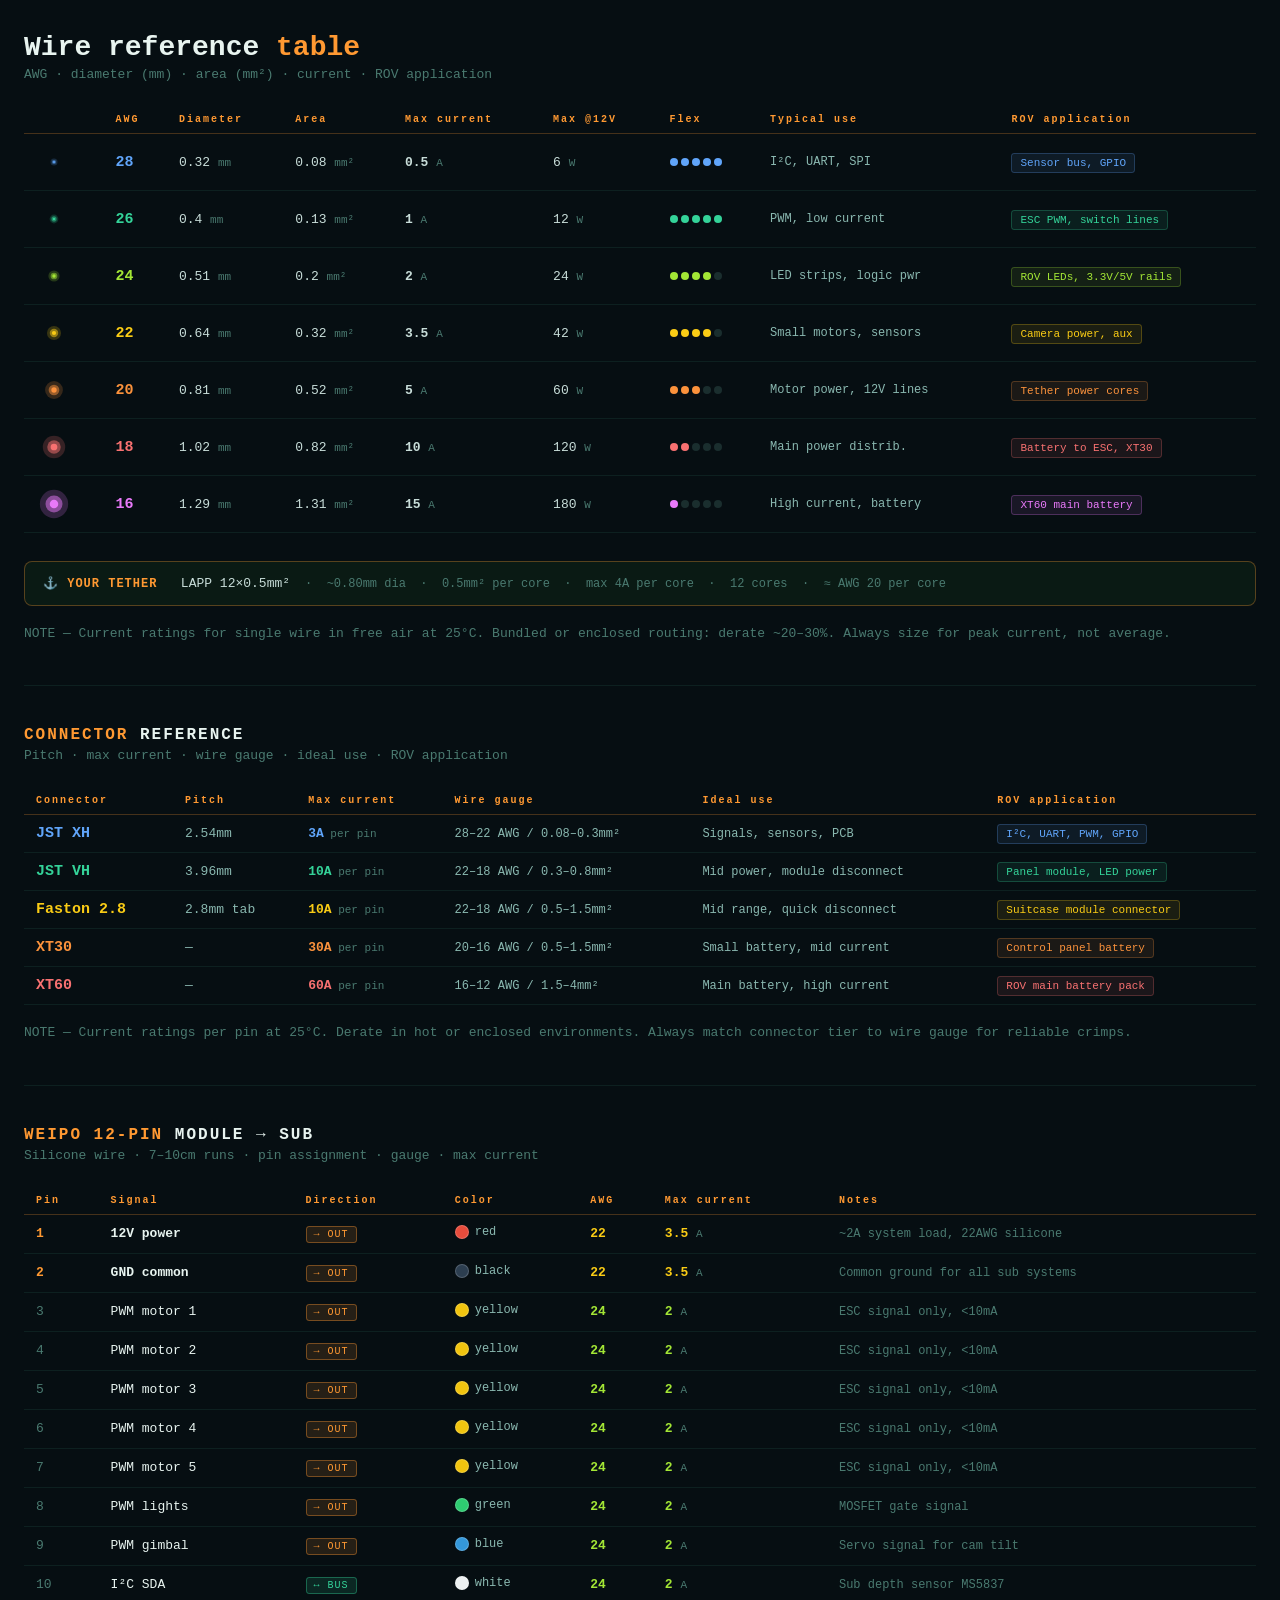
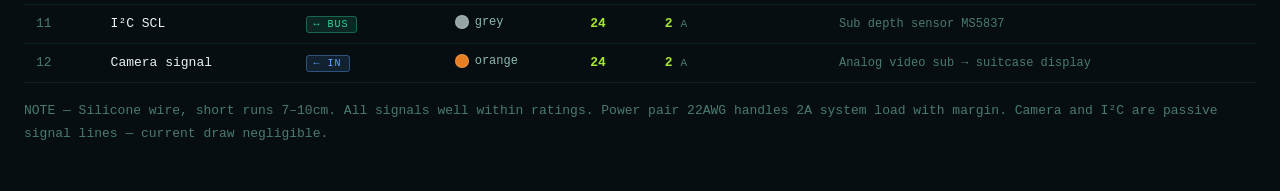
<file: rov_cable_gauges.html>
<!DOCTYPE html>
<html lang="en">
<head>
  <meta charset="UTF-8">
  <title>ROV Wire Gauges v03</title>
  <style>

    /* ── page ── */
    body {
      background: #060e12;
      color: #c8ddd9;
      font-family: 'Courier New', monospace;
      padding: 32px 24px;
      margin: 0;
    }

    h1 {
      font-size: 28px;
      font-weight: 900;
      color: #e8f4f0;
      margin: 0 0 4px;
    }

    h1 span { color: #FF9932; }

    h2 {
      font-size: 16px;
      font-weight: 700;
      color: #FF9932;
      margin: 40px 0 4px;
      letter-spacing: 2px;
      text-transform: uppercase;
    }

    p.sub {
      color: #4a7a70;
      font-size: 13px;
      margin: 0 0 24px;
    }

    /* ── table ── */
    table {
      width: 100%;
      border-collapse: collapse;
      font-size: 13px;
    }

    th {
      text-align: left;
      padding: 8px 12px;
      font-size: 10px;
      letter-spacing: 2px;
      color: #FF9932;
      border-bottom: 1px solid #FF993240;
    }

    td {
      padding: 10px 12px;
      border-bottom: 1px solid #0d2020;
      vertical-align: middle;
    }

    tr:hover td {
      background: #0d1f1f;
    }

    /* ── viz circle ── */
    .viz {
      display: flex;
      align-items: center;
      justify-content: center;
      width: 36px;
    }

    /* ── flex dots ── */
    .dots {
      display: flex;
      gap: 3px;
    }

    .dot {
      width: 8px;
      height: 8px;
      border-radius: 50%;
      background: #1a2e2e;
    }

    /* ── tag ── */
    .tag {
      font-size: 11px;
      padding: 3px 8px;
      border-radius: 3px;
      border: 1px solid;
      white-space: nowrap;
    }

    /* ── direction badge ── */
    .dir {
      font-size: 10px;
      padding: 2px 7px;
      border-radius: 3px;
      letter-spacing: 1px;
      white-space: nowrap;
    }

    /* ── tether box ── */
    .tether {
      margin-top: 28px;
      padding: 14px 18px;
      border: 1px solid #FF993250;
      border-radius: 8px;
      background: #0a1a14;
      font-size: 13px;
    }

    .tether strong {
      color: #FF9932;
      letter-spacing: 1px;
      font-size: 12px;
    }

    .tether span {
      color: #4a7a70;
      font-size: 12px;
    }

    /* ── divider ── */
    .divider {
      border: none;
      border-top: 1px solid #0d2020;
      margin: 40px 0 0;
    }

    /* ── note ── */
    .note {
      margin-top: 16px;
      font-size: 13px;
      color: #4a7a70;
      line-height: 1.8;
    }

  </style>
</head>
<body>

  <!-- ══ SECTION 1: WIRE GAUGES ══ -->

  <h1>Wire reference <span>table</span></h1>
  <p class="sub">AWG · diameter (mm) · area (mm²) · current · ROV application</p>

  <table>
    <thead>
      <tr>
        <th></th>
        <th>AWG</th>
        <th>Diameter</th>
        <th>Area</th>
        <th>Max current</th>
        <th>Max @12V</th>
        <th>Flex</th>
        <th>Typical use</th>
        <th>ROV application</th>
      </tr>
    </thead>
    <tbody id="tbody-wires"></tbody>
  </table>

  <div class="tether">
    <strong>⚓ YOUR TETHER</strong> &nbsp;
    LAPP 12×0.5mm²
    <span>&nbsp;·&nbsp; ~0.80mm dia &nbsp;·&nbsp; 0.5mm² per core &nbsp;·&nbsp; max 4A per core &nbsp;·&nbsp; 12 cores &nbsp;·&nbsp; ≈ AWG 20 per core</span>
  </div>

  <p class="note">
    NOTE — Current ratings for single wire in free air at 25°C.
    Bundled or enclosed routing: derate ~20–30%.
    Always size for peak current, not average.
  </p>

  <!-- ══ SECTION 2: CONNECTORS ══ -->

  <hr class="divider">
  <h2>Connector <span style="color:#e8f4f0">reference</span></h2>
  <p class="sub">Pitch · max current · wire gauge · ideal use · ROV application</p>

  <table>
    <thead>
      <tr>
        <th>Connector</th>
        <th>Pitch</th>
        <th>Max current</th>
        <th>Wire gauge</th>
        <th>Ideal use</th>
        <th>ROV application</th>
      </tr>
    </thead>
    <tbody id="tbody-connectors"></tbody>
  </table>

  <p class="note">
    NOTE — Current ratings per pin at 25°C. Derate in hot or enclosed environments.
    Always match connector tier to wire gauge for reliable crimps.
  </p>

  <!-- ══ SECTION 3: WEIPO 12-PIN WIRING ══ -->

  <hr class="divider">
  <h2>Weipo 12-pin <span style="color:#e8f4f0">module → sub</span></h2>
  <p class="sub">Silicone wire · 7–10cm runs · pin assignment · gauge · max current</p>

  <table>
    <thead>
      <tr>
        <th>Pin</th>
        <th>Signal</th>
        <th>Direction</th>
        <th>Color</th>
        <th>AWG</th>
        <th>Max current</th>
        <th>Notes</th>
      </tr>
    </thead>
    <tbody id="tbody-weipo"></tbody>
  </table>

  <p class="note">
    NOTE — Silicone wire, short runs 7–10cm. All signals well within ratings.
    Power pair 22AWG handles 2A system load with margin.
    Camera and I²C are passive signal lines — current draw negligible.
  </p>

  <script>

    // ══ WIRE DATA ══
    const wires = [
      { awg: 28, dia: 0.32, mm2: 0.08, maxA: 0.5,  maxW: 6,   flex: 5, color: '#60a5fa', use: 'I²C, UART, SPI',        rov: 'Sensor bus, GPIO'        },
      { awg: 26, dia: 0.40, mm2: 0.13, maxA: 1.0,  maxW: 12,  flex: 5, color: '#34d399', use: 'PWM, low current',       rov: 'ESC PWM, switch lines'   },
      { awg: 24, dia: 0.51, mm2: 0.20, maxA: 2.0,  maxW: 24,  flex: 4, color: '#a3e635', use: 'LED strips, logic pwr',  rov: 'ROV LEDs, 3.3V/5V rails' },
      { awg: 22, dia: 0.64, mm2: 0.32, maxA: 3.5,  maxW: 42,  flex: 4, color: '#facc15', use: 'Small motors, sensors',  rov: 'Camera power, aux'        },
      { awg: 20, dia: 0.81, mm2: 0.52, maxA: 5.0,  maxW: 60,  flex: 3, color: '#fb923c', use: 'Motor power, 12V lines', rov: 'Tether power cores'       },
      { awg: 18, dia: 1.02, mm2: 0.82, maxA: 10.0, maxW: 120, flex: 2, color: '#f87171', use: 'Main power distrib.',    rov: 'Battery to ESC, XT30'     },
      { awg: 16, dia: 1.29, mm2: 1.31, maxA: 15.0, maxW: 180, flex: 1, color: '#e879f9', use: 'High current, battery',  rov: 'XT60 main battery'        },
    ];

    // ══ CONNECTOR DATA ══
    const connectors = [
      { name: 'JST XH',     pitch: '2.54mm',    maxA: '3A',  gauge: '28–22 AWG / 0.08–0.3mm²', use: 'Signals, sensors, PCB',        rov: 'I²C, UART, PWM, GPIO',    color: '#60a5fa' },
      { name: 'JST VH',     pitch: '3.96mm',    maxA: '10A', gauge: '22–18 AWG / 0.3–0.8mm²',  use: 'Mid power, module disconnect',  rov: 'Panel module, LED power',  color: '#34d399' },
      { name: 'Faston 2.8', pitch: '2.8mm tab', maxA: '10A', gauge: '22–18 AWG / 0.5–1.5mm²',  use: 'Mid range, quick disconnect',   rov: 'Suitcase module connector', color: '#facc15' },
      { name: 'XT30',       pitch: '—',         maxA: '30A', gauge: '20–16 AWG / 0.5–1.5mm²',  use: 'Small battery, mid current',    rov: 'Control panel battery',    color: '#fb923c' },
      { name: 'XT60',       pitch: '—',         maxA: '60A', gauge: '16–12 AWG / 1.5–4mm²',    use: 'Main battery, high current',    rov: 'ROV main battery pack',    color: '#f87171' },
    ];

    // ══ WEIPO 12-PIN DATA ══
    const weipo = [
      { pin: 1,  signal: '12V power',     dir: 'OUT', wireColor: '#e74c3c', wireName: 'red',    awg: 22, maxA: 3.5, note: '~2A system load, 22AWG silicone' },
      { pin: 2,  signal: 'GND common',    dir: 'OUT', wireColor: '#2c3e50', wireName: 'black',  awg: 22, maxA: 3.5, note: 'Common ground for all sub systems' },
      { pin: 3,  signal: 'PWM motor 1',   dir: 'OUT', wireColor: '#f1c40f', wireName: 'yellow', awg: 24, maxA: 2.0, note: 'ESC signal only, <10mA' },
      { pin: 4,  signal: 'PWM motor 2',   dir: 'OUT', wireColor: '#f1c40f', wireName: 'yellow', awg: 24, maxA: 2.0, note: 'ESC signal only, <10mA' },
      { pin: 5,  signal: 'PWM motor 3',   dir: 'OUT', wireColor: '#f1c40f', wireName: 'yellow', awg: 24, maxA: 2.0, note: 'ESC signal only, <10mA' },
      { pin: 6,  signal: 'PWM motor 4',   dir: 'OUT', wireColor: '#f1c40f', wireName: 'yellow', awg: 24, maxA: 2.0, note: 'ESC signal only, <10mA' },
      { pin: 7,  signal: 'PWM motor 5',   dir: 'OUT', wireColor: '#f1c40f', wireName: 'yellow', awg: 24, maxA: 2.0, note: 'ESC signal only, <10mA' },
      { pin: 8,  signal: 'PWM lights',    dir: 'OUT', wireColor: '#2ecc71', wireName: 'green',  awg: 24, maxA: 2.0, note: 'MOSFET gate signal' },
      { pin: 9,  signal: 'PWM gimbal',    dir: 'OUT', wireColor: '#3498db', wireName: 'blue',   awg: 24, maxA: 2.0, note: 'Servo signal for cam tilt' },
      { pin: 10, signal: 'I²C SDA',       dir: '↔',   wireColor: '#ecf0f1', wireName: 'white',  awg: 24, maxA: 2.0, note: 'Sub depth sensor MS5837' },
      { pin: 11, signal: 'I²C SCL',       dir: '↔',   wireColor: '#95a5a6', wireName: 'grey',   awg: 24, maxA: 2.0, note: 'Sub depth sensor MS5837' },
      { pin: 12, signal: 'Camera signal', dir: 'IN',  wireColor: '#e67e22', wireName: 'orange', awg: 24, maxA: 2.0, note: 'Analog video sub → suitcase display' },
    ];

    // ══ HELPERS ══

    function vizCircle(dia, color) {
      const r = Math.max(dia * 11, 3);
      return `
        <svg width="36" height="36" style="overflow:visible">
          <circle cx="18" cy="18" r="${r}"       fill="${color}" opacity="0.2"/>
          <circle cx="18" cy="18" r="${r * 0.6}" fill="${color}" opacity="0.5"/>
          <circle cx="18" cy="18" r="${r * 0.3}" fill="${color}"/>
        </svg>`;
    }

    function flexDots(n, color) {
      let html = '<div class="dots">';
      for (let i = 1; i <= 5; i++) {
        html += `<div class="dot" style="background:${i <= n ? color : '#1a2e2e'}"></div>`;
      }
      return html + '</div>';
    }

    // direction badge colors
    function dirBadge(dir) {
      const map = {
        'OUT': { bg: '#FF993220', border: '#FF993260', color: '#FF9932', label: '→ OUT' },
        'IN':  { bg: '#60a5fa20', border: '#60a5fa60', color: '#60a5fa', label: '← IN'  },
        '↔':   { bg: '#34d39920', border: '#34d39960', color: '#34d399', label: '↔ BUS'  },
      };
      const s = map[dir] || map['OUT'];
      return `<span class="dir"
        style="background:${s.bg};border:1px solid ${s.border};color:${s.color}">
        ${s.label}
      </span>`;
    }

    // wire color swatch
    function wireSwatch(color, name) {
      return `<span style="display:inline-flex;align-items:center;gap:6px">
        <span style="width:12px;height:12px;border-radius:50%;
                     background:${color};border:1px solid #ffffff30;
                     display:inline-block"></span>
        <span style="color:#8ab8b0;font-size:12px">${name}</span>
      </span>`;
    }

    // ══ RENDER WIRES ══
    const tbodyWires = document.getElementById('tbody-wires');
    wires.forEach(w => {
      const tr = document.createElement('tr');
      tr.innerHTML = `
        <td><div class="viz">${vizCircle(w.dia, w.color)}</div></td>
        <td style="color:${w.color};font-size:15px;font-weight:700">${w.awg}</td>
        <td>${w.dia} <span style="color:#4a7a70;font-size:11px">mm</span></td>
        <td>${w.mm2} <span style="color:#4a7a70;font-size:11px">mm²</span></td>
        <td><strong>${w.maxA}</strong> <span style="color:#4a7a70;font-size:11px">A</span></td>
        <td>${w.maxW} <span style="color:#4a7a70;font-size:11px">W</span></td>
        <td>${flexDots(w.flex, w.color)}</td>
        <td style="color:#8ab8b0;font-size:12px">${w.use}</td>
        <td><span class="tag" style="color:${w.color};border-color:${w.color}40;background:${w.color}15">${w.rov}</span></td>`;
      tbodyWires.appendChild(tr);
    });

    // ══ RENDER CONNECTORS ══
    const tbodyConn = document.getElementById('tbody-connectors');
    connectors.forEach(c => {
      const tr = document.createElement('tr');
      tr.innerHTML = `
        <td style="color:${c.color};font-size:15px;font-weight:700">${c.name}</td>
        <td style="color:#8ab8b0">${c.pitch}</td>
        <td><strong style="color:${c.color}">${c.maxA}</strong><span style="color:#4a7a70;font-size:11px"> per pin</span></td>
        <td style="color:#8ab8b0;font-size:12px">${c.gauge}</td>
        <td style="color:#8ab8b0;font-size:12px">${c.use}</td>
        <td><span class="tag" style="color:${c.color};border-color:${c.color}40;background:${c.color}15">${c.rov}</span></td>`;
      tbodyConn.appendChild(tr);
    });

    // ══ RENDER WEIPO ══
    const tbodyWeipo = document.getElementById('tbody-weipo');
    weipo.forEach(w => {
      const tr = document.createElement('tr');
      // highlight power pins
      const isPower = w.pin <= 2;
      tr.innerHTML = `
        <td style="color:${isPower ? '#FF9932' : '#4a7a70'};font-weight:${isPower ? 700 : 400}">${w.pin}</td>
        <td style="color:#e8f4f0;font-weight:${isPower ? 700 : 400}">${w.signal}</td>
        <td>${dirBadge(w.dir)}</td>
        <td>${wireSwatch(w.wireColor, w.wireName)}</td>
        <td style="color:${isPower ? '#facc15' : '#a3e635'};font-weight:700">${w.awg}</td>
        <td>
          <strong style="color:${isPower ? '#facc15' : '#a3e635'}">${w.maxA}</strong>
          <span style="color:#4a7a70;font-size:11px"> A</span>
        </td>
        <td style="color:#4a7a70;font-size:12px">${w.note}</td>`;
      tbodyWeipo.appendChild(tr);
    });

  </script>
</body>
</html>
</file>
<file: style.css>
/* ================================================================
   CHICKEN'S LAB — style.css
   Palette L1  |  Saffron orange on ocean dark teal-black
   ----------------------------------------------------------------
   COLOURS:
   #060e12  — near black          (body background)
   #0e2228  — dark teal           (header, sidebar top)
   #172B36  — mid teal            (panels, cards)
   #1E536E  — medium teal         (borders, muted text)
   #297196  — light teal          (sidebar hover, code numbers)
   #18A3B7  — bright teal         (hover links)
   #FF9932  — saffron orange      (accent, active, headings)
   #FFC801  — bright yellow       (accent highlight)
   #e0e8ec  — off-white           (main text)
================================================================ */


/* ── RESET ── */
* {
    margin: 0;
    padding: 0;
    box-sizing: border-box;
}


/* ── BODY ── */
body {
    background: #060e12;
    color: #e0e8ec;
    font-family: 'Rajdhani', sans-serif;
    min-height: 100vh;
    display: flex;
    flex-direction: column;
}


/* ================================================================
   HEADER
================================================================ */
header {
    position: relative;
    height: 320px;
    overflow: hidden;
    border-bottom: 3px solid #FF9932;
}

/* Your photo — put it in pict/web_pict_01.png */
header img {
    position: absolute;
    inset: 0;
    width: 100%;
    height: 100%;
    object-fit: cover;
    object-position: center;
    filter: brightness(0.30);
}

/* Thin dark fade at the bottom so text is readable */
header::after {
    content: '';
    position: absolute;
    inset: 0;
    background: linear-gradient(
        to bottom,
        transparent           0%,
        transparent          55%,
        rgba(6, 14, 18, 0.75) 100%
    );
}

/* Soft orange glow on the left — only visible when photo is loaded */
header::before {
    content: '';
    position: absolute;
    inset: 0;
    background: radial-gradient(
        ellipse at 15% 60%,
        rgba(255, 153, 50, 0.18) 0%,
        transparent 55%
    );
    z-index: 1;
}

/* Title text block — centered at the bottom */
.header-text {
    position: absolute;
    bottom: 110px;
    left: 0;
    right: 0;
    text-align: center;
    z-index: 2;
}

.header-text h1 {
    font-size: 4rem;
    font-weight: 700;
    color: #ffffff;
    text-transform: uppercase;
    letter-spacing: 0.1em;
    text-shadow: 0 2px 4px rgba(0,0,0,0.95), 0 0 20px rgba(0,0,0,0.7);
    line-height: 1;
}

.header-text h1 span {
    color: #FF9932;
    text-shadow: 0 2px 4px rgba(0,0,0,0.95), 0 0 20px rgba(255,153,50,0.5);
}

.header-text p {
    font-family: 'Share Tech Mono', monospace;
    font-size: 0.75rem;
    color: #FF9932;
    letter-spacing: 4px;
    margin-top: 8px;
    text-transform: uppercase;
    text-shadow: 0 1px 6px rgba(0,0,0,0.9);
    opacity: 0.7;
}


/* ================================================================
   PAGE LAYOUT — sidebar + main side by side
================================================================ */
.page {
    display: flex;
    flex: 1;
}


/* ================================================================
   SIDEBAR NAVIGATION
================================================================ */
nav {
    width: 210px;
    min-width: 210px;
    background: linear-gradient(
        to bottom,
        #0e2228 0%,
        #0a1a20 60%,
        #060e12 100%
    );
    border-right: 2px solid #297196;
    padding: 28px 0;
}

/* Section label above submenu */
nav .nav-section {
    font-family: 'Share Tech Mono', monospace;
    font-size: 0.6rem;
    letter-spacing: 3px;
    color: #297196;
    text-transform: uppercase;
    padding: 14px 20px 4px;
}

/* All nav links */
nav a {
    display: block;
    padding: 10px 20px;
    color: #297196;
    text-decoration: none;
    font-size: 0.95rem;
    font-weight: 600;
    letter-spacing: 2px;
    text-transform: uppercase;
    border-left: 3px solid transparent;
    transition: all 0.15s ease;
}

nav a:hover {
    color: #18A3B7;
    border-left-color: #18A3B7;
    background: rgba(24, 163, 183, 0.06);
}

nav a.active {
    color: #FF9932;
    border-left-color: #FF9932;
    background: rgba(255, 153, 50, 0.07);
}

/* Submenu links — indented */
nav a.sub {
    padding-left: 34px;
    font-size: 0.85rem;
    font-weight: 400;
    letter-spacing: 1px;
    color: #297196;
}

nav a.sub:hover {
    color: #18A3B7;
    border-left-color: #18A3B7;
}

nav a.sub.active {
    color: #FF9932;
    border-left-color: #FF9932;
}

/* Thin divider line */
nav .divider {
    height: 1px;
    background: #0e2228;
    margin: 10px 20px;
}


/* ================================================================
   MAIN CONTENT AREA
================================================================ */
main {
    flex: 1;
    padding: 36px 44px;
    background: linear-gradient(
        to right,
        #0c1c22 0%,
        #091418 40%,
        #060e12 100%
    );
}

/* Page heading */
main h2 {
    font-family: 'Share Tech Mono', monospace;
    font-size: 0.68rem;
    letter-spacing: 5px;
    color: #297196;
    text-transform: uppercase;
    margin-bottom: 14px;
    margin-top: 36px;
    font-weight: 400;
}

/* First h2 on the page needs no top margin */
main h2:first-child {
    margin-top: 0;
}

/* Body text */
main p {
    font-size: 1.05rem;
    color: #7a9aaa;
    line-height: 1.8;
    margin-bottom: 20px;
}


/* ================================================================
   TOPIC CARDS  (index page)
================================================================ */
.cards {
    display: grid;
    grid-template-columns: repeat(2, 1fr);
    gap: 14px;
    margin-bottom: 10px;
}

.card {
    display: block;
    text-decoration: none;
    padding: 20px 22px;
    background: #080f14;
    border: 1px solid #0e2228;
    border-left: 4px solid #297196;
    transition: all 0.15s ease;
}

.card:hover {
    border-left-color: #FF9932;
    background: #0b1820;
}

.card h3 {
    font-size: 0.9rem;
    font-weight: 700;
    letter-spacing: 3px;
    color: #FF9932;
    text-transform: uppercase;
    margin-bottom: 7px;
}

.card p {
    font-size: 0.88rem;
    color: #297196;
    line-height: 1.5;
    margin: 0;
}


/* ================================================================
   CODE SNIPPET BLOCK
================================================================ */
.code-block {
    background: #040a0d;
    border: 1px solid #0e2228;
    border-left: 4px solid #297196;
    padding: 20px 24px;
    margin-bottom: 28px;
    overflow-x: auto;
}

.code-block pre {
    font-family: 'Share Tech Mono', monospace;
    font-size: 0.82rem;
    line-height: 1.8;
    color: #7ab8c8;
}

/* Syntax highlight helpers — add these classes manually in your HTML */
.code-block .c-comment  { color: #297196; }       /* comments     */
.code-block .c-keyword  { color: #FF9932; }        /* keywords     */
.code-block .c-string   { color: #FFC801; }        /* strings      */
.code-block .c-number   { color: #18A3B7; }        /* numbers      */
.code-block .c-function { color: #e0e8ec; }        /* function names */


/* ================================================================
   IMAGE / GIF BLOCK
================================================================ */
.media-block {
    margin-bottom: 28px;
}

/* Caption above the image */
.media-block .caption {
    font-family: 'Share Tech Mono', monospace;
    font-size: 0.6rem;
    letter-spacing: 3px;
    color: #297196;
    text-transform: uppercase;
    margin-bottom: 8px;
}

/* The image or gif itself */
.media-block img {
    display: block;
    max-width: 100%;
    border: 1px solid #0e2228;
    border-left: 4px solid #297196;
}

/* Grey placeholder shown when no image is set */
.media-block .placeholder {
    width: 100%;
    height: 200px;
    background: #080f14;
    border: 1px dashed #297196;
    display: flex;
    align-items: center;
    justify-content: center;
    font-family: 'Share Tech Mono', monospace;
    font-size: 0.7rem;
    color: #297196;
    letter-spacing: 2px;
}


/* ================================================================
   FOOTER
================================================================ */
footer {
    padding: 14px 44px;
    background: linear-gradient(
        to right,
        #0e2228 0%,
        #060e12 100%
    );
    border-top: 2px solid #0e2228;
    font-family: 'Share Tech Mono', monospace;
    font-size: 0.65rem;
    color: #297196;
    letter-spacing: 3px;
    text-transform: uppercase;
    display: flex;
    justify-content: space-between;
    align-items: center;
}

footer span {
    color: #FF9932;
}
</file>
